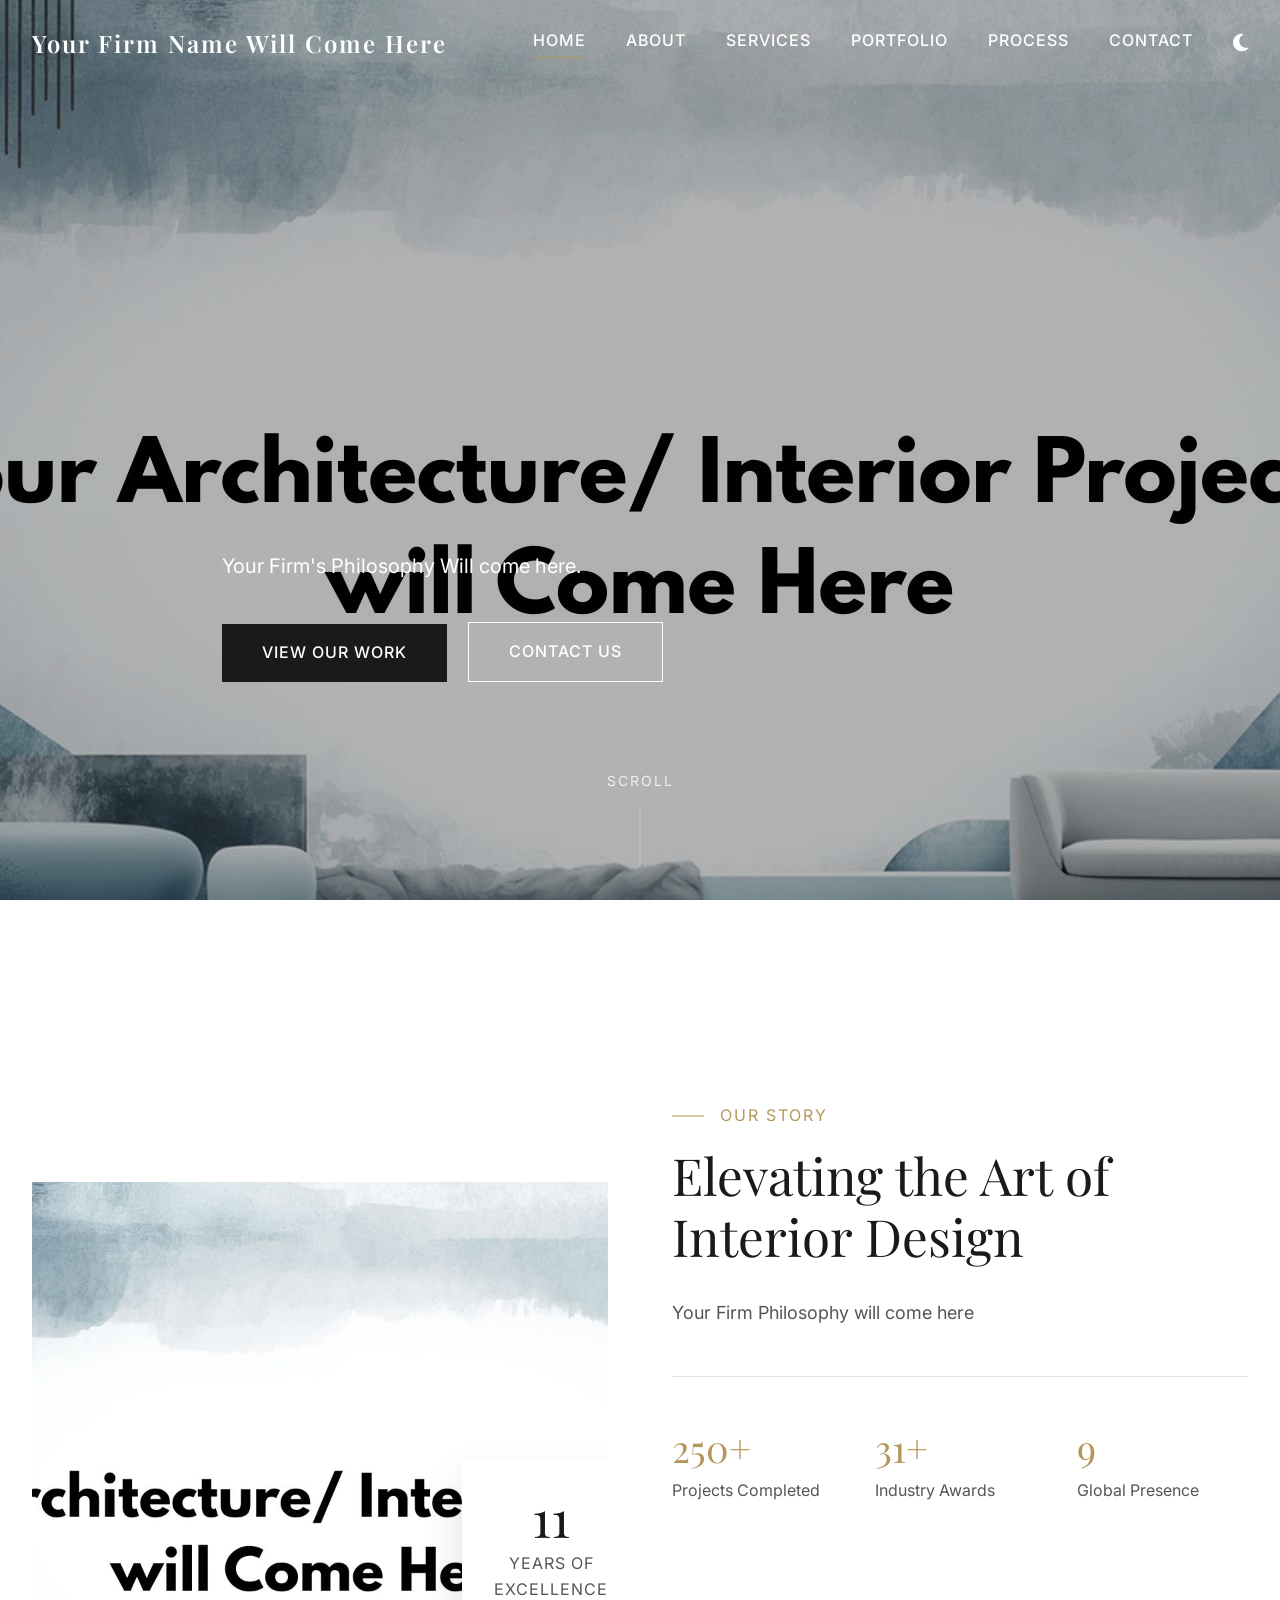
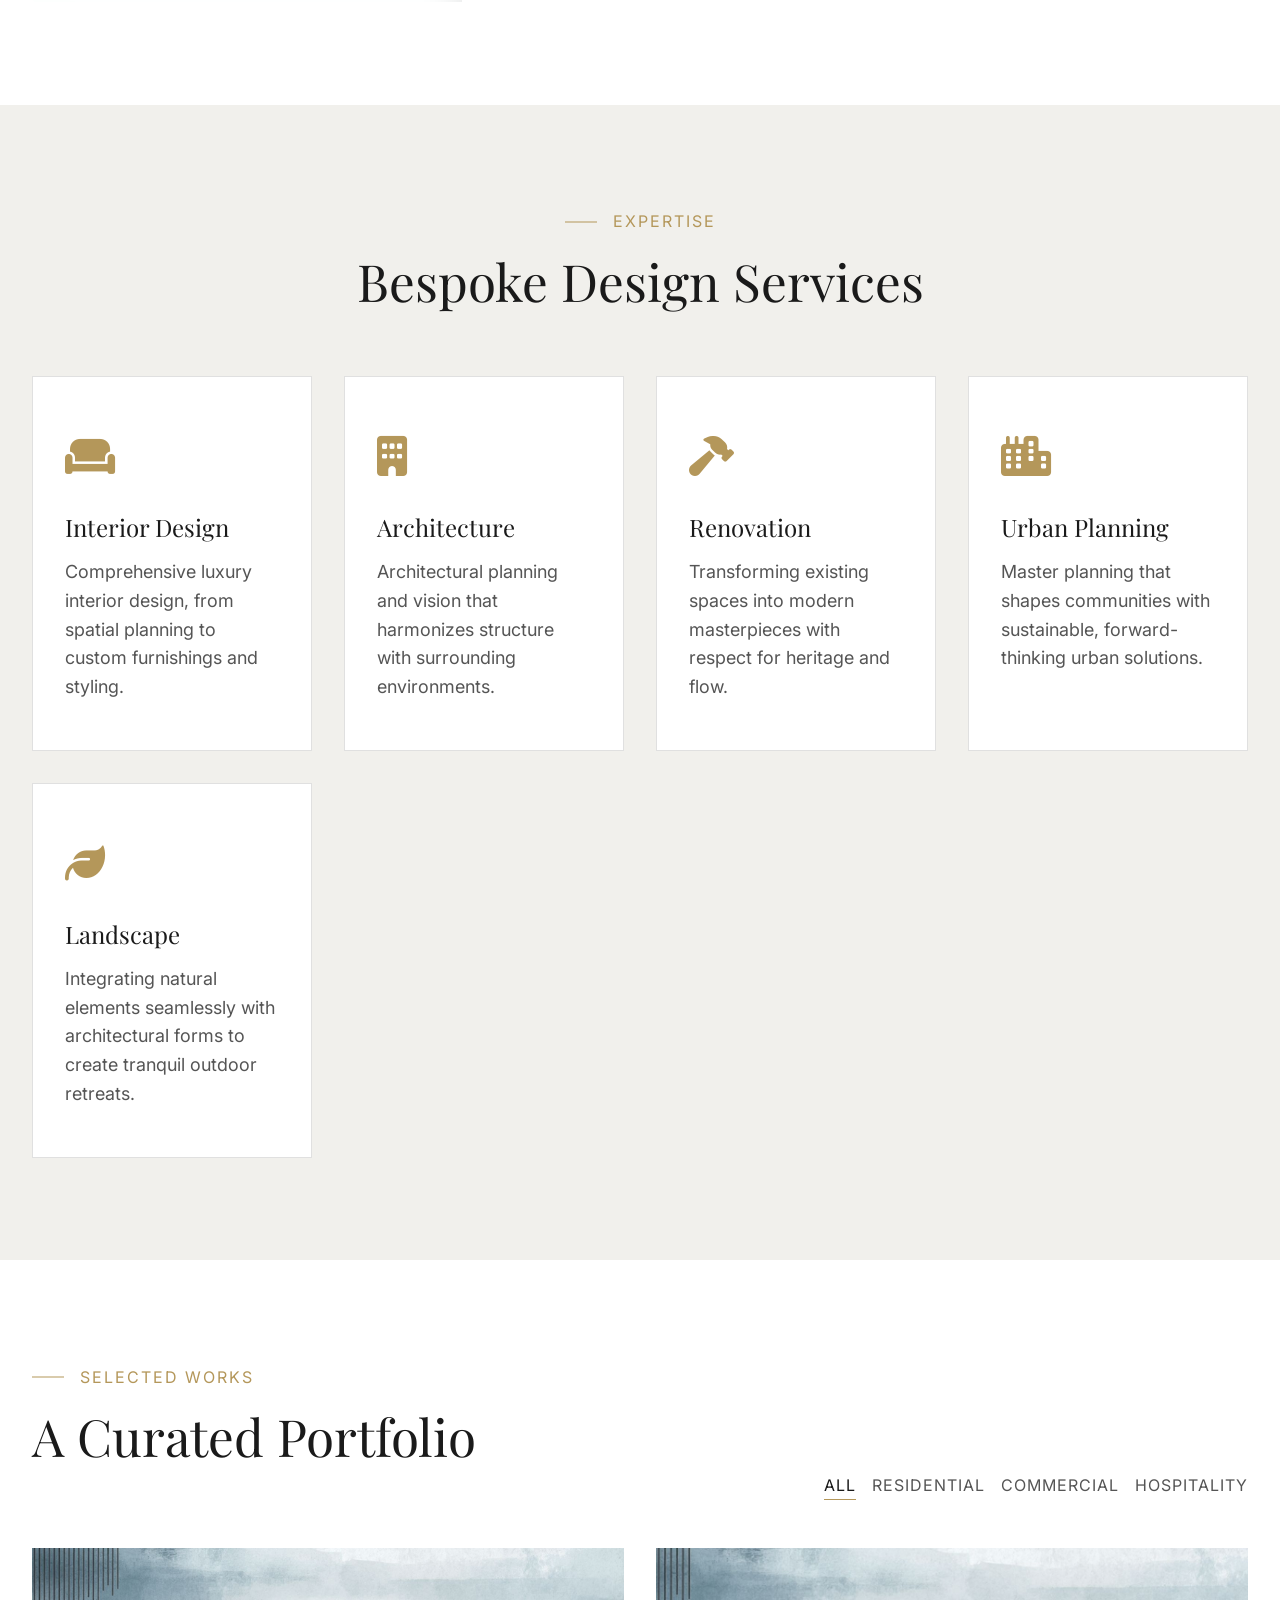
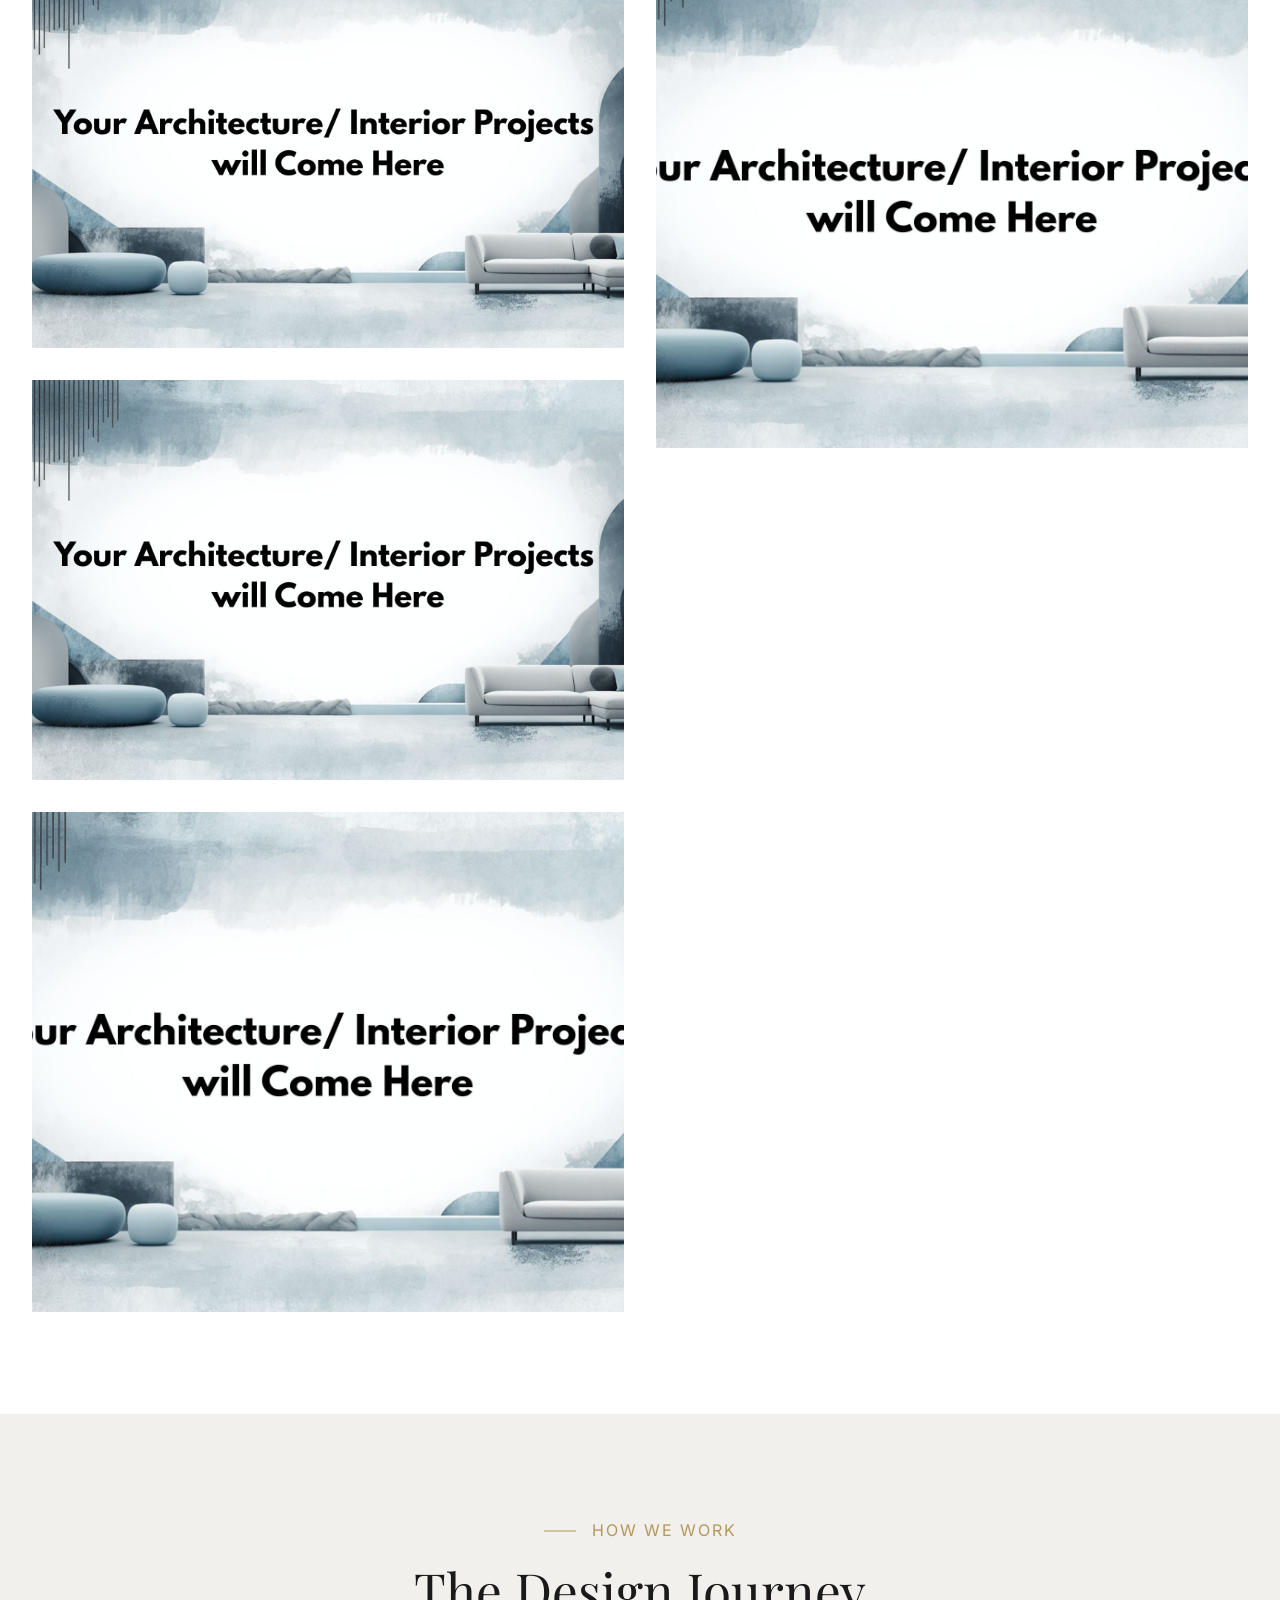
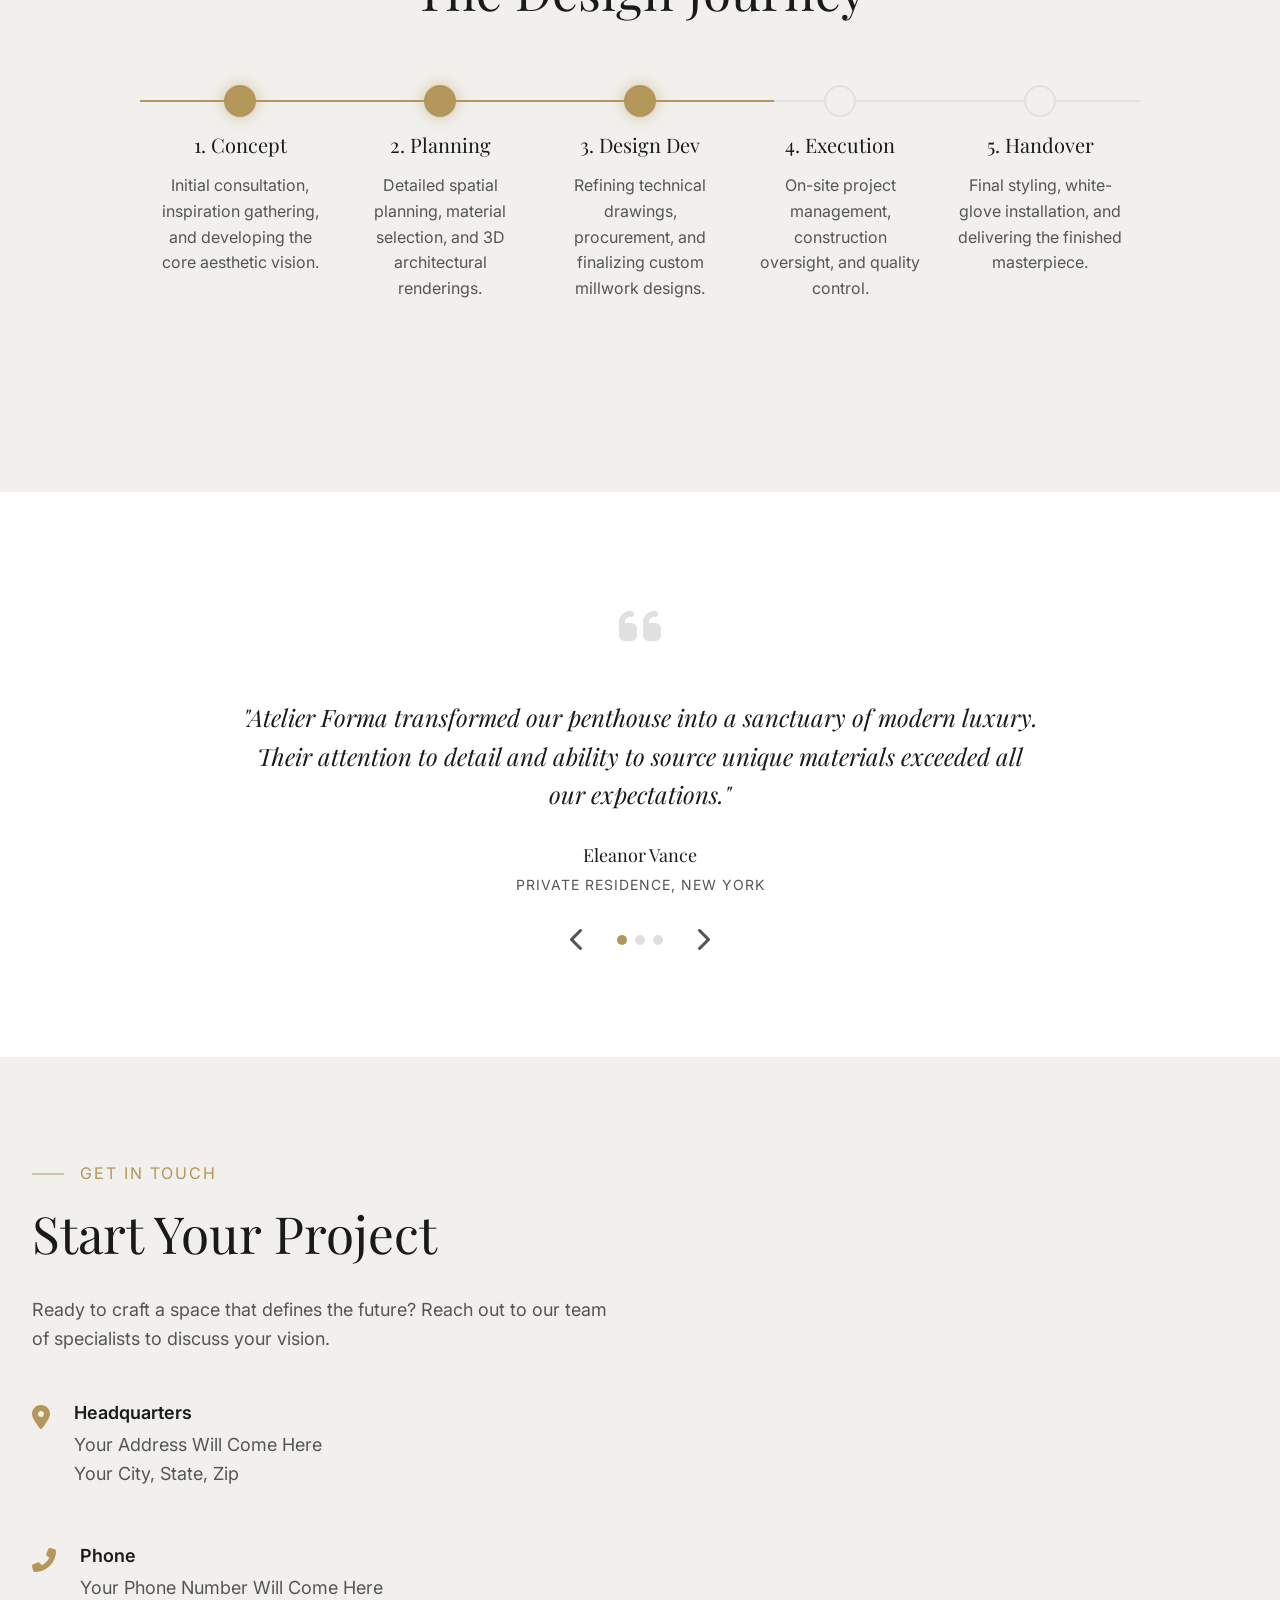
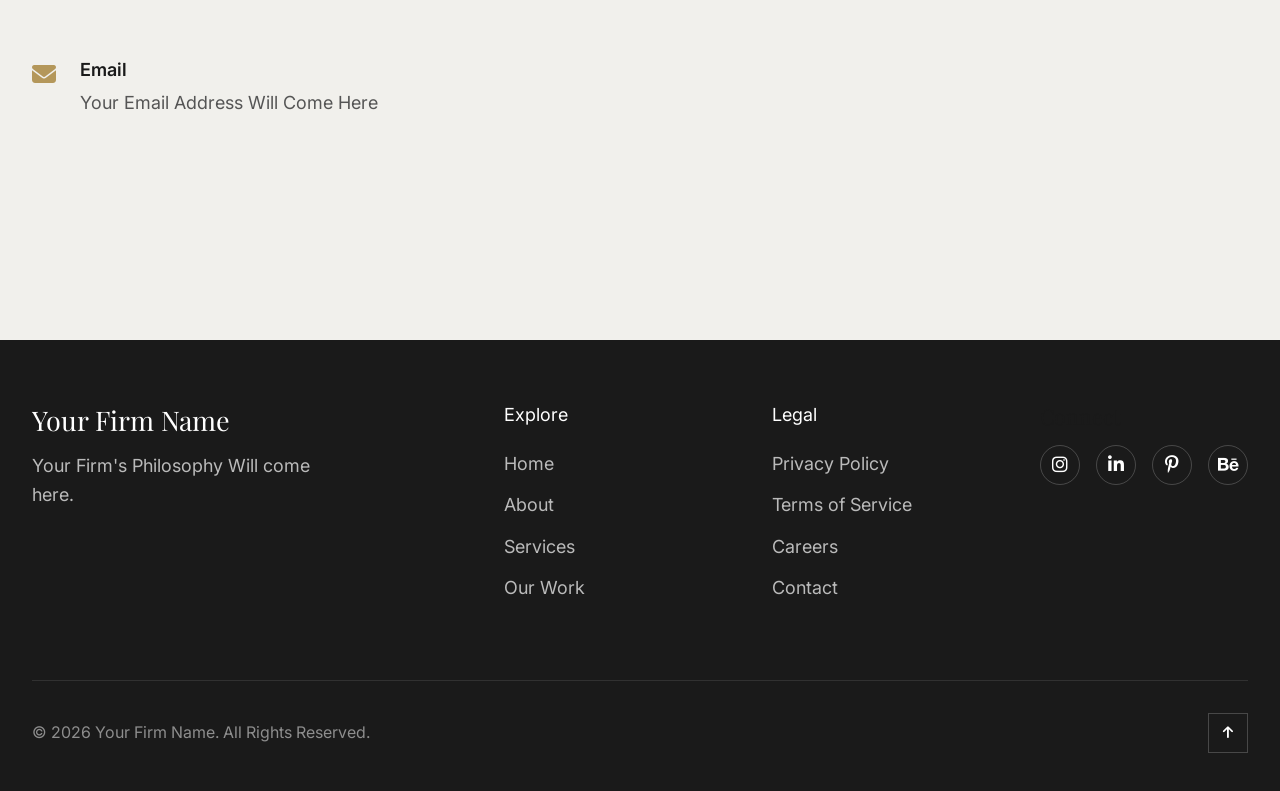
<file: index.html>
<!doctype html>
<html lang="en" data-theme="light">
  <head>
    <meta charset="UTF-8" />
    <meta name="viewport" content="width=device-width, initial-scale=1.0" />
    <title>Atelier Forma | Luxury Interior Studio</title>

    <!-- Google Fonts -->
    <link rel="preconnect" href="https://fonts.googleapis.com" />
    <link rel="preconnect" href="https://fonts.gstatic.com" crossorigin />
    <link
      href="https://fonts.googleapis.com/css2?family=Inter:wght@300;400;500;600&family=Playfair+Display:ital,wght@0,400;0,600;0,700;1,400&display=swap"
      rel="stylesheet"
    />

    <!-- FontAwesome for Icons -->
    <link
      rel="stylesheet"
      href="https://cdnjs.cloudflare.com/ajax/libs/font-awesome/6.4.0/css/all.min.css"
    />

    <!-- Styles -->
    <link rel="stylesheet" href="css/style.css" />
  </head>
  <body>
    <!-- 1. Animated Loading Screen -->
    <div id="loader" class="loader-container">
      <div class="loader-content">
        <h1 class="loader-brand">Your Firm Name Will Come Here</h1>
        <div class="loader-line"></div>
      </div>
    </div>

    <!-- 2. Sticky Navbar -->
    <header id="navbar" class="navbar">
      <div class="container nav-container">
        <a href="#" class="logo">Your Firm Name Will Come Here</a>

        <button class="menu-toggle" aria-label="Toggle Menu">
          <span class="hamburger"></span>
        </button>

        <nav class="nav-links">
          <a href="#home" class="nav-link active">Home</a>
          <a href="#about" class="nav-link">About</a>
          <a href="#services" class="nav-link">Services</a>
          <a href="#portfolio" class="nav-link">Portfolio</a>
          <a href="#process" class="nav-link">Process</a>
          <a href="#contact" class="nav-link">Contact</a>

          <!-- Dark/Light Mode Toggle -->
          <button
            id="theme-toggle"
            class="theme-toggle"
            aria-label="Toggle Dark Mode"
          >
            <i class="fas fa-moon dark-icon"></i>
            <i class="fas fa-sun light-icon"></i>
          </button>
        </nav>
      </div>
    </header>

    <main>
      <!-- 3. Hero Section -->
      <section id="home" class="hero-section">
        <div class="hero-bg parallax-bg"></div>
        <div class="hero-overlay"></div>
        <div class="container hero-content">
          <h1 class="hero-title">
            <span class="reveal-text">Designing</span>
            <span class="reveal-text">Timeless</span>
            <span class="reveal-text">Spaces</span>
          </h1>
          <p class="hero-subtitle reveal-element delay-1">
            Your Firm's Philosophy Will come here.
          </p>
          <div class="hero-actions reveal-element delay-2">
            <a href="#portfolio" class="btn btn-primary ripple"
              >View Our Work</a
            >
            <a href="#contact" class="btn btn-outline ripple">Contact Us</a>
          </div>
        </div>

        <!-- Scroll Indicator -->
        <a href="#about" class="scroll-indicator">
          <span class="scroll-text">Scroll</span>
          <div class="scroll-line"></div>
        </a>
      </section>

      <!-- 4. About Section -->
      <section id="about" class="about-section pt-120 pb-120">
        <div class="container">
          <div class="about-grid">
            <div class="about-image-wrapper reveal-fade-up">
              <div class="about-image parallax-img"></div>
              <div class="experience-badge">
                <span class="badge-num counter" data-target="15">0</span>
                <span class="badge-text">Years of<br />Excellence</span>
              </div>
            </div>
            <div class="about-text-content reveal-fade-right delay-1">
              <span class="section-subtitle">Our Story</span>
              <h2 class="section-title">
                Elevating the Art of Interior Design
              </h2>
              <p>
                Your Firm Philosophy will come here
              </p>
              <p>
              </p>

              <div class="stats-container">
                <div class="stat-item">
                  <h3 class="stat-number">
                    <span class="counter" data-target="250">0</span>+
                  </h3>
                  <p class="stat-label">Projects Completed</p>
                </div>
                <div class="stat-item">
                  <h3 class="stat-number">
                    <span class="counter" data-target="40">0</span>+
                  </h3>
                  <p class="stat-label">Industry Awards</p>
                </div>
                <div class="stat-item">
                  <h3 class="stat-number">
                    <span class="counter" data-target="12">0</span>
                  </h3>
                  <p class="stat-label">Global Presence</p>
                </div>
              </div>
            </div>
          </div>
        </div>
      </section>

      <!-- 5. Services Section -->
      <section id="services" class="services-section pt-120 pb-120 bg-alt">
        <div class="container">
          <div class="section-header text-center reveal-fade-up">
            <span class="section-subtitle">Expertise</span>
            <h2 class="section-title">Bespoke Design Services</h2>
          </div>

          <div class="services-grid">
            <div class="service-card reveal-fade-up">
              <div class="service-icon"><i class="fas fa-couch"></i></div>
              <h3 class="service-title">Interior Design</h3>
              <p class="service-desc">
                Comprehensive luxury interior design, from spatial planning to
                custom furnishings and styling.
              </p>
              <div class="service-hover-glow"></div>
            </div>

            <div class="service-card reveal-fade-up delay-1">
              <div class="service-icon"><i class="fas fa-building"></i></div>
              <h3 class="service-title">Architecture</h3>
              <p class="service-desc">
                Architectural planning and vision that harmonizes structure with
                surrounding environments.
              </p>
              <div class="service-hover-glow"></div>
            </div>

            <div class="service-card reveal-fade-up delay-2">
              <div class="service-icon"><i class="fas fa-hammer"></i></div>
              <h3 class="service-title">Renovation</h3>
              <p class="service-desc">
                Transforming existing spaces into modern masterpieces with
                respect for heritage and flow.
              </p>
              <div class="service-hover-glow"></div>
            </div>

            <div class="service-card reveal-fade-up delay-3">
              <div class="service-icon"><i class="fas fa-city"></i></div>
              <h3 class="service-title">Urban Planning</h3>
              <p class="service-desc">
                Master planning that shapes communities with sustainable,
                forward-thinking urban solutions.
              </p>
              <div class="service-hover-glow"></div>
            </div>

            <div class="service-card reveal-fade-up delay-4">
              <div class="service-icon"><i class="fas fa-leaf"></i></div>
              <h3 class="service-title">Landscape</h3>
              <p class="service-desc">
                Integrating natural elements seamlessly with architectural forms
                to create tranquil outdoor retreats.
              </p>
              <div class="service-hover-glow"></div>
            </div>
          </div>
        </div>
      </section>

      <!-- 6. Portfolio Section -->
      <section id="portfolio" class="portfolio-section pt-120 pb-120">
        <div class="container">
          <div class="section-header reveal-fade-up">
            <div class="header-flex">
              <div>
                <span class="section-subtitle">Selected Works</span>
                <h2 class="section-title">A Curated Portfolio</h2>
              </div>
              <div class="portfolio-filters">
                <button class="filter-btn active" data-filter="all">All</button>
                <button class="filter-btn" data-filter="residential">
                  Residential
                </button>
                <button class="filter-btn" data-filter="commercial">
                  Commercial
                </button>
                <button class="filter-btn" data-filter="hospitality">
                  Hospitality
                </button>
              </div>
            </div>
          </div>

          <div class="portfolio-masonry">
            <!-- Project 1 -->
            <div class="portfolio-item residential reveal-fade-up">
              <div class="portfolio-img-wrapper">
                <div
                  class="portfolio-bg"
                  style="
                    background-image: url('images/firm.jpg');
                  "
                ></div>
                <div class="portfolio-overlay">
                  <div class="portfolio-info">
                    <span class="project-category">Residential</span>
                    <h3 class="project-title">The Azure Penthouse</h3>
                  </div>
                  <button class="view-project-btn">
                    <i class="fas fa-arrow-right"></i>
                  </button>
                </div>
              </div>
            </div>

            <!-- Project 2 -->
            <div class="portfolio-item hospitality reveal-fade-up delay-1">
              <div class="portfolio-img-wrapper">
                <div
                  class="portfolio-bg"
                  style="
                    background-image: url('images/firm.jpg');
                  "
                ></div>
                <div class="portfolio-overlay">
                  <div class="portfolio-info">
                    <span class="project-category">Hospitality</span>
                    <h3 class="project-title">Lumina Hotel Lobby</h3>
                  </div>
                  <button class="view-project-btn">
                    <i class="fas fa-arrow-right"></i>
                  </button>
                </div>
              </div>
            </div>

            <!-- Project 3 -->
            <div class="portfolio-item commercial reveal-fade-up">
              <div class="portfolio-img-wrapper">
                <div
                  class="portfolio-bg"
                  style="
                    background-image: url('images/firm.jpg');
                  "
                ></div>
                <div class="portfolio-overlay">
                  <div class="portfolio-info">
                    <span class="project-category">Commercial</span>
                    <h3 class="project-title">Nexus Tech Headquarters</h3>
                  </div>
                  <button class="view-project-btn">
                    <i class="fas fa-arrow-right"></i>
                  </button>
                </div>
              </div>
            </div>

            <!-- Project 4 -->
            <div class="portfolio-item residential reveal-fade-up delay-1">
              <div class="portfolio-img-wrapper">
                <div
                  class="portfolio-bg"
                  style="
                    background-image: url('images/firm.jpg');
                  "
                ></div>
                <div class="portfolio-overlay">
                  <div class="portfolio-info">
                    <span class="project-category">Residential</span>
                    <h3 class="project-title">Minimalist Haven</h3>
                  </div>
                  <button class="view-project-btn">
                    <i class="fas fa-arrow-right"></i>
                  </button>
                </div>
              </div>
            </div>
          </div>
        </div>
      </section>

      <!-- 7. Process Section -->
      <section id="process" class="process-section pt-120 pb-120 bg-alt">
        <div class="container">
          <div class="section-header text-center reveal-fade-up">
            <span class="section-subtitle">How We Work</span>
            <h2 class="section-title">The Design Journey</h2>
          </div>

          <div class="timeline-container reveal-fade-up">
            <div class="timeline-progress-bar">
              <div class="timeline-progress-fill" id="timeline-fill"></div>
            </div>

            <div class="timeline">
              <div class="timeline-step">
                <div class="step-dot"></div>
                <h3 class="step-title">1. Concept</h3>
                <p class="step-desc">
                  Initial consultation, inspiration gathering, and developing
                  the core aesthetic vision.
                </p>
              </div>

              <div class="timeline-step">
                <div class="step-dot"></div>
                <h3 class="step-title">2. Planning</h3>
                <p class="step-desc">
                  Detailed spatial planning, material selection, and 3D
                  architectural renderings.
                </p>
              </div>

              <div class="timeline-step">
                <div class="step-dot"></div>
                <h3 class="step-title">3. Design Dev</h3>
                <p class="step-desc">
                  Refining technical drawings, procurement, and finalizing
                  custom millwork designs.
                </p>
              </div>

              <div class="timeline-step">
                <div class="step-dot"></div>
                <h3 class="step-title">4. Execution</h3>
                <p class="step-desc">
                  On-site project management, construction oversight, and
                  quality control.
                </p>
              </div>

              <div class="timeline-step">
                <div class="step-dot"></div>
                <h3 class="step-title">5. Handover</h3>
                <p class="step-desc">
                  Final styling, white-glove installation, and delivering the
                  finished masterpiece.
                </p>
              </div>
            </div>
          </div>
        </div>
      </section>

      <!-- 8. Testimonials Section -->
      <section class="testimonials-section pt-120 pb-120">
        <div class="container">
          <div class="testimonial-carousel reveal-fade-up">
            <div class="carousel-track-container">
              <ul class="carousel-track">
                <li class="carousel-slide current-slide">
                  <div class="testimonial-content">
                    <div class="quote-icon">
                      <i class="fas fa-quote-left"></i>
                    </div>
                    <p class="testimonial-text">
                      "Atelier Forma transformed our penthouse into a sanctuary
                      of modern luxury. Their attention to detail and ability to
                      source unique materials exceeded all our expectations."
                    </p>
                    <h4 class="client-name">Eleanor Vance</h4>
                    <span class="client-role">Private Residence, New York</span>
                  </div>
                </li>
                <li class="carousel-slide">
                  <div class="testimonial-content">
                    <div class="quote-icon">
                      <i class="fas fa-quote-left"></i>
                    </div>
                    <p class="testimonial-text">
                      "The visionary design for our flagship boutique perfectly
                      captured our brand identity. The flow and ambiance they
                      created directly impacted our customer experience."
                    </p>
                    <h4 class="client-name">Marcus Sterling</h4>
                    <span class="client-role">CEO, Aurelia Fashion</span>
                  </div>
                </li>
                <li class="carousel-slide">
                  <div class="testimonial-content">
                    <div class="quote-icon">
                      <i class="fas fa-quote-left"></i>
                    </div>
                    <p class="testimonial-text">
                      "Pioneering architecture combined with exquisite interior
                      aesthetics. The team at Atelier Forma are true artists who
                      understand both form and profound function."
                    </p>
                    <h4 class="client-name">Sarah Jenkins</h4>
                    <span class="client-role"
                      >Developer, The Horizon Group</span
                    >
                  </div>
                </li>
              </ul>
            </div>

            <!-- Carousel Controls -->
            <div class="carousel-nav">
              <button class="carousel-button carousel-button-left">
                <i class="fas fa-chevron-left"></i>
              </button>
              <div class="carousel-dots">
                <button class="carousel-dot current-slide"></button>
                <button class="carousel-dot"></button>
                <button class="carousel-dot"></button>
              </div>
              <button class="carousel-button carousel-button-right">
                <i class="fas fa-chevron-right"></i>
              </button>
            </div>
          </div>
        </div>
      </section>

      <!-- 9. Contact Section -->
      <section id="contact" class="contact-section pt-120 pb-120 bg-alt">
        <div class="container">
          <div class="contact-grid">
            <div class="contact-info reveal-fade-right">
              <span class="section-subtitle">Get in Touch</span>
              <h2 class="section-title">Start Your Project</h2>
              <p class="contact-desc">
                Ready to craft a space that defines the future? Reach out to our
                team of specialists to discuss your vision.
              </p>

              <div class="contact-details">
                <div class="contact-item">
                  <i class="fas fa-map-marker-alt"></i>
                  <div>
                    <h4>Headquarters</h4>
                    <p>Your Address Will Come Here<br />Your City, State, Zip</p>
                  </div>
                </div>
                <div class="contact-item">
                  <i class="fas fa-phone-alt"></i>
                  <div>
                    <h4>Phone</h4>
                    <p>Your Phone Number Will Come Here</p>
                  </div>
                </div>
                <div class="contact-item">
                  <i class="fas fa-envelope"></i>
                  <div>
                    <h4>Email</h4>
                    <p>Your Email Address Will Come Here</p>
                  </div>
                </div>
              </div>
            </div>
      </section>
    </main>

    <!-- 10. Footer -->
    <footer class="footer pt-80 pb-40">
      <div class="container">
        <div class="footer-grid">
          <div class="footer-brand">
            <h2>Your Firm Name</h2>
            <p>
              Your Firm's Philosophy Will come here.
            </p>
          </div>

          <div class="footer-links">
            <h3>Explore</h3>
            <ul>
              <li><a href="#home">Home</a></li>
              <li><a href="#about">About</a></li>
              <li><a href="#services">Services</a></li>
              <li><a href="#portfolio">Our Work</a></li>
            </ul>
          </div>

          <div class="footer-links">
            <h3>Legal</h3>
            <ul>
              <li><a href="#">Privacy Policy</a></li>
              <li><a href="#">Terms of Service</a></li>
              <li><a href="#">Careers</a></li>
              <li><a href="#contact">Contact</a></li>
            </ul>
          </div>

          <div class="footer-social">
            <h3>Connect</h3>
            <div class="social-icons">
              <a href="#" aria-label="Instagram"
                ><i class="fab fa-instagram"></i
              ></a>
              <a href="#" aria-label="LinkedIn"
                ><i class="fab fa-linkedin-in"></i
              ></a>
              <a href="#" aria-label="Pinterest"
                ><i class="fab fa-pinterest-p"></i
              ></a>
              <a href="#" aria-label="Behance"
                ><i class="fab fa-behance"></i
              ></a>
            </div>
          </div>
        </div>

        <div class="footer-bottom">
          <p>
            &copy; <span id="year"></span> Your Firm Name. All Rights Reserved.
          </p>
          <button id="backToTop" class="back-to-top" aria-label="Back to Top">
            <i class="fas fa-arrow-up"></i>
          </button>
        </div>
      </div>
    </footer>

    <!-- Scripts -->
    <script src="js/script.js"></script>
  </body>
</html>
</file>
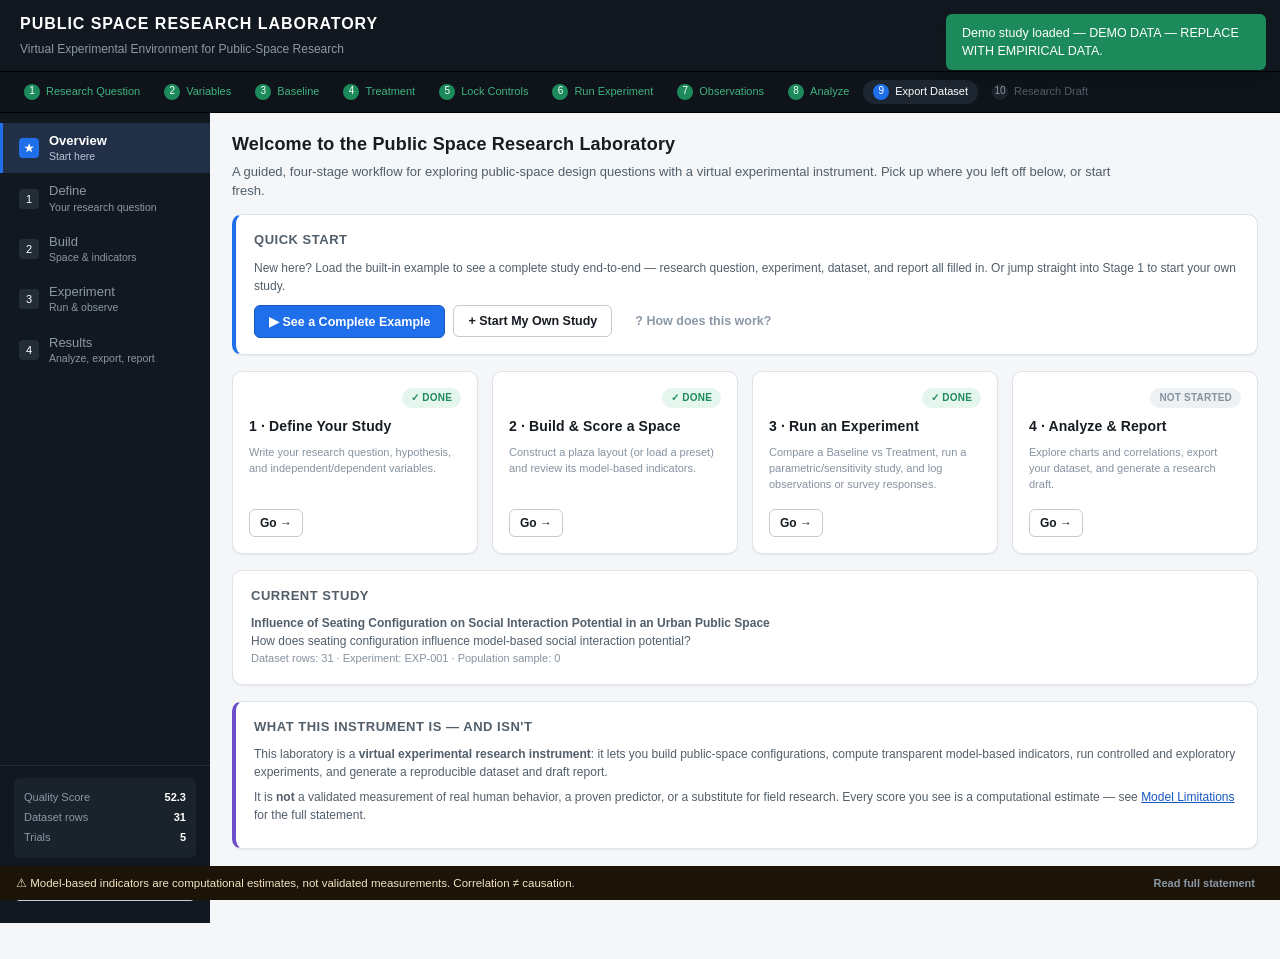
<file: research-lab/index.html>
<!doctype html>
<html lang="en">
<head>
<meta charset="UTF-8" />
<meta name="viewport" content="width=device-width, initial-scale=1.0" />
<title>Public Space Research Laboratory</title>
<meta name="description" content="A virtual experimental research instrument for exploring relationships between public-space design variables and model-based environmental and behavioral indicators." />
<link rel="stylesheet" href="style.css" />
</head>
<body>

<a class="skip-link" href="#main-content">Skip to main content</a>

<header class="app-header" role="banner">
  <div class="header-left">
    <h1 class="app-title">PUBLIC SPACE RESEARCH LABORATORY</h1>
    <p class="app-subtitle">Virtual Experimental Environment for Public-Space Research</p>
  </div>
  <div class="header-right">
    <div class="status-indicator" id="researchStatus" role="status" aria-live="polite">
      <span class="status-dot status-ready" id="statusDot"></span>
      <span id="statusText">READY</span>
    </div>
    <button class="btn btn-ghost" id="btnHelp" aria-label="How to use this instrument">? Guide</button>
    <button class="btn btn-ghost" id="btnMobileNav" aria-label="Toggle navigation menu">☰ Menu</button>
  </div>
</header>

<div class="workflow-bar" id="workflowBar" aria-label="Research workflow progress">
  <div class="workflow-step" data-step="1"><span class="wf-num">1</span><span class="wf-label">Research Question</span></div>
  <div class="workflow-step" data-step="2"><span class="wf-num">2</span><span class="wf-label">Variables</span></div>
  <div class="workflow-step" data-step="3"><span class="wf-num">3</span><span class="wf-label">Baseline</span></div>
  <div class="workflow-step" data-step="4"><span class="wf-num">4</span><span class="wf-label">Treatment</span></div>
  <div class="workflow-step" data-step="5"><span class="wf-num">5</span><span class="wf-label">Lock Controls</span></div>
  <div class="workflow-step" data-step="6"><span class="wf-num">6</span><span class="wf-label">Run Experiment</span></div>
  <div class="workflow-step" data-step="7"><span class="wf-num">7</span><span class="wf-label">Observations</span></div>
  <div class="workflow-step" data-step="8"><span class="wf-num">8</span><span class="wf-label">Analyze</span></div>
  <div class="workflow-step" data-step="9"><span class="wf-num">9</span><span class="wf-label">Export Dataset</span></div>
  <div class="workflow-step" data-step="10"><span class="wf-num">10</span><span class="wf-label">Research Draft</span></div>
</div>

<div class="app-shell">
<nav class="sidebar" id="sidebar" aria-label="Main navigation">
  <button class="nav-item stage-nav-item active" data-stage="overview" aria-current="page">
    <span class="nav-icon">★</span><span class="nav-item-text"><span class="nav-item-title">Overview</span><span class="nav-item-sub">Start here</span></span>
  </button>
  <button class="nav-item stage-nav-item" data-stage="define">
    <span class="nav-icon">1</span><span class="nav-item-text"><span class="nav-item-title">Define</span><span class="nav-item-sub">Your research question</span></span>
  </button>
  <button class="nav-item stage-nav-item" data-stage="build">
    <span class="nav-icon">2</span><span class="nav-item-text"><span class="nav-item-title">Build</span><span class="nav-item-sub">Space &amp; indicators</span></span>
  </button>
  <button class="nav-item stage-nav-item" data-stage="experiment">
    <span class="nav-icon">3</span><span class="nav-item-text"><span class="nav-item-title">Experiment</span><span class="nav-item-sub">Run &amp; observe</span></span>
  </button>
  <button class="nav-item stage-nav-item" data-stage="results">
    <span class="nav-icon">4</span><span class="nav-item-text"><span class="nav-item-title">Results</span><span class="nav-item-sub">Analyze, export, report</span></span>
  </button>

  <div class="sidebar-footer">
    <div class="mini-dashboard" id="miniDashboard">
      <div class="mini-row"><span>Quality Score</span><strong id="miniQuality">--</strong></div>
      <div class="mini-row"><span>Dataset rows</span><strong id="miniRows">0</strong></div>
      <div class="mini-row"><span>Trials</span><strong id="miniTrials">0</strong></div>
    </div>
    <button class="btn btn-block" id="btnProjectMenu">Project ▾</button>
  </div>
</nav>

<main id="main-content" class="content">

<div class="stage-subnav" id="stageSubnav" hidden></div>

<!-- ================= OVERVIEW ================= -->
<section class="panel active" id="panel-overview" aria-labelledby="ov-heading">
  <div class="panel-header">
    <h2 id="ov-heading">Welcome to the Public Space Research Laboratory</h2>
    <p class="panel-desc">A guided, four-stage workflow for exploring public-space design questions with a virtual experimental instrument. Pick up where you left off below, or start fresh.</p>
  </div>

  <div class="card overview-hero">
    <h3>Quick Start</h3>
    <p class="hint">New here? Load the built-in example to see a complete study end-to-end — research question, experiment, dataset, and report all filled in. Or jump straight into Stage 1 to start your own study.</p>
    <div class="action-row">
      <button class="btn btn-primary" id="ovBtnLoadDemo">▶ See a Complete Example</button>
      <button class="btn" id="ovBtnStartNew">+ Start My Own Study</button>
      <button class="btn btn-ghost" id="ovBtnGuide">? How does this work?</button>
    </div>
  </div>

  <div class="stage-grid" id="overviewStageGrid" aria-label="Workflow stages"></div>

  <div class="card">
    <h3>Current Study</h3>
    <div id="overviewStudySummary" class="hint"></div>
  </div>

  <div class="card overview-positioning">
    <h3>What this instrument is — and isn't</h3>
    <p class="hint">This laboratory is a <strong>virtual experimental research instrument</strong>: it lets you build public-space configurations, compute transparent model-based indicators, run controlled and exploratory experiments, and generate a reproducible dataset and draft report.</p>
    <p class="hint">It is <strong>not</strong> a validated measurement of real human behavior, a proven predictor, or a substitute for field research. Every score you see is a computational estimate — see <a href="#panel-report" id="ovLimitationsLink">Model Limitations</a> for the full statement.</p>
  </div>
</section>

<!-- ================= RESEARCH QUESTION ================= -->
<section class="panel" id="panel-research-question" aria-labelledby="rq-heading">
  <div class="panel-header">
    <h2 id="rq-heading">1. Research Question</h2>
    <p class="panel-desc">Define the scope of your inquiry before manipulating the virtual space. This information frames every subsequent module.</p>
  </div>

  <div class="card-grid">
    <div class="card span-2">
      <h3>Study Definition</h3>
      <div class="form-grid">
        <label class="field">
          <span>Research Project Title</span>
          <input type="text" id="studyTitle" placeholder="e.g. Influence of Seating Configuration on Social Interaction Potential" />
        </label>
        <label class="field span-2">
          <span>Research Question</span>
          <textarea id="studyQuestion" rows="2" placeholder="How does seating configuration influence social interaction potential in a public plaza?"></textarea>
        </label>
        <label class="field span-2">
          <span>Research Objective</span>
          <textarea id="studyObjective" rows="2"></textarea>
        </label>
        <label class="field span-2">
          <span>Research Hypothesis</span>
          <textarea id="studyHypothesis" rows="2" placeholder="Clustered seating configurations produce greater social interaction potential than isolated seating configurations."></textarea>
        </label>
        <div class="field span-2">
          <span>Research Type</span>
          <div class="chip-group" id="researchTypeGroup" role="radiogroup" aria-label="Research type">
            <button class="chip" data-value="Exploratory">Exploratory</button>
            <button class="chip" data-value="Experimental">Experimental</button>
            <button class="chip" data-value="Comparative">Comparative</button>
            <button class="chip" data-value="Parametric">Parametric</button>
          </div>
        </div>
        <label class="field">
          <span>Independent Variable</span>
          <input type="text" id="studyIV" placeholder="Seating configuration" />
        </label>
        <label class="field">
          <span>Dependent Variable</span>
          <input type="text" id="studyDV" placeholder="Social interaction potential" />
        </label>
        <label class="field span-2">
          <span>Control Variables</span>
          <input type="text" id="studyControls" placeholder="Space geometry, entrances, vegetation, lighting..." />
        </label>
        <label class="field span-2">
          <span>Study Context</span>
          <textarea id="studyContext" rows="2" placeholder="Urban plaza, temperate climate, weekday afternoon scenario..."></textarea>
        </label>
        <label class="field span-2">
          <span>Researcher Notes</span>
          <textarea id="studyNotes" rows="3"></textarea>
        </label>
      </div>
      <div class="action-row">
        <button class="btn btn-primary" id="btnSaveStudy">Save Study</button>
        <button class="btn" id="btnLoadStudy">Load Study</button>
        <button class="btn btn-danger-outline" id="btnResetStudy">Reset Study</button>
        <button class="btn" id="btnLoadDemoStudy">Load Demo Study</button>
      </div>
    </div>

    <div class="card">
      <h3>Positioning</h3>
      <p class="hint">This laboratory is a <strong>virtual experimental research instrument</strong> for exploring relationships between public-space design variables and model-based environmental and behavioral indicators. It supports exploratory research, parametric studies, scenario comparison, controlled simulation, research-instrument prototyping, and observation / participant-response data collection.</p>
      <p class="hint">It does <strong>not</strong> constitute a peer-reviewed validated instrument, a scientifically proven predictor, or a real-world behavioral simulator.</p>
      <h3>Research Quality Check</h3>
      <div id="qualityCheckList" class="check-list"></div>
      <div class="big-metric"><span id="qualityCompletenessValue">0%</span><span class="big-metric-label">RESEARCH DESIGN COMPLETENESS</span></div>
      <p class="hint small">Note: this measures design <em>completeness</em>, not scientific validity.</p>
    </div>
  </div>
  <div class="next-step-row" data-next-from="research-question">
    <button class="btn btn-primary btn-next-step">Next: Build Your Space →</button>
  </div>
</section>

<!-- ================= SPACE BUILDER ================= -->
<section class="panel" id="panel-space-builder" aria-labelledby="sb-heading">
  <div class="panel-header">
    <h2 id="sb-heading">2. Virtual Public Space Builder</h2>
    <p class="panel-desc">Construct and manipulate the spatial configuration. Drag objects to reposition them. All changes recalculate model-based indicators live.</p>
  </div>

  <div class="toolbar">
    <div class="toolbar-group">
      <label class="mini-field">Preset
        <select id="presetSelect">
          <option value="">— Select preset —</option>
          <option value="open">01 · Open Plaza</option>
          <option value="treelined">02 · Tree-Lined Plaza</option>
          <option value="courtyard">03 · Courtyard Plaza</option>
          <option value="seating">04 · Seating-Centered Plaza</option>
          <option value="commercial">05 · Commercial Edge Plaza</option>
          <option value="park">06 · Park-Like Space</option>
          <option value="highdensity">07 · High-Density Urban Plaza</option>
          <option value="lowdensity">08 · Low-Density Quiet Plaza</option>
          <option value="pedestrian">09 · Pedestrian Plaza</option>
          <option value="custom">10 · Custom</option>
        </select>
      </label>
    </div>
    <div class="toolbar-group" id="addToolGroup">
      <span class="toolbar-label">Add:</span>
      <button class="btn btn-sm" data-add="entrance">Entrance</button>
      <button class="btn btn-sm" data-add="pathway">Pathway</button>
      <button class="btn btn-sm" data-add="seat">Seating</button>
      <button class="btn btn-sm" data-add="tree">Tree</button>
      <button class="btn btn-sm" data-add="shade">Shade</button>
      <button class="btn btn-sm" data-add="light">Light</button>
      <button class="btn btn-sm" data-add="water">Water</button>
      <button class="btn btn-sm" data-add="edge">Active Edge</button>
      <button class="btn btn-sm" data-add="node">Activity Node</button>
      <button class="btn btn-sm" data-add="obstacle">Obstacle</button>
    </div>
    <div class="toolbar-group">
      <button class="btn btn-sm" id="btnUndo" title="Undo">↶ Undo</button>
      <button class="btn btn-sm" id="btnRedo" title="Redo">↷ Redo</button>
      <button class="btn btn-sm" id="btnRandomize" title="Reshuffles objects in the space you're currently editing only">🎲 Randomize This Layout</button>
      <button class="btn btn-sm" id="btnClearSpace">Clear</button>
    </div>
  </div>

  <div class="builder-grid">
    <div class="builder-side">
      <div class="card">
        <h3>Geometry</h3>
        <label class="field-inline"><span>Width (m)</span><input type="number" id="geoWidth" min="10" max="200" value="40"/></label>
        <label class="field-inline"><span>Length (m)</span><input type="number" id="geoLength" min="10" max="200" value="60"/></label>
        <label class="field-inline"><span>Boundary Openness</span><input type="range" id="geoOpenness" min="0" max="100" value="60"/><output>60</output></label>
        <label class="field-inline"><span>Enclosure Level</span><input type="range" id="geoEnclosure" min="0" max="100" value="40"/><output>40</output></label>
      </div>
      <details class="card">
        <summary>Abstract Parameters <span class="hint small">(advanced — click to expand)</span></summary>
        <p class="hint small">Continuous design parameters not represented as discrete objects.</p>
        <label class="field-inline"><span>Path Directness</span><input type="range" id="parPathDirectness" min="0" max="100" value="70"/><output>70</output></label>
        <label class="field-inline"><span>Path Connectivity</span><input type="range" id="parPathConnectivity" min="0" max="100" value="60"/><output>60</output></label>
        <label class="field-inline"><span>Surface Continuity</span><input type="range" id="parSurfaceContinuity" min="0" max="100" value="80"/><output>80</output></label>
        <label class="field-inline"><span>Crossing Complexity</span><input type="range" id="parCrossingComplexity" min="0" max="100" value="30"/><output>30</output></label>
        <label class="field-inline"><span>Visual Obstruction</span><input type="range" id="parVisualObstruction" min="0" max="100" value="20"/><output>20</output></label>
        <label class="field-inline"><span>Blind Spots</span><input type="range" id="parBlindSpots" min="0" max="100" value="15"/><output>15</output></label>
        <label class="field-inline"><span>Noise Level (assumption)</span><input type="range" id="parNoise" min="0" max="100" value="35"/><output>35</output></label>
        <label class="field-inline"><span>Crowding (assumption)</span><input type="range" id="parCrowding" min="0" max="100" value="25"/><output>25</output></label>
        <label class="field-inline"><span>Hardscape Ratio</span><input type="range" id="parHardscape" min="0" max="100" value="55"/><output>55</output></label>
        <label class="field-inline"><span>Lighting Brightness</span><input type="range" id="parBrightness" min="0" max="100" value="60"/><output>60</output></label>
      </details>
      <details class="card">
        <summary>Time Condition <span class="hint small">(scenario assumption)</span></summary>
        <div class="chip-group" id="timeConditionGroup">
          <button class="chip" data-value="Morning">Morning</button>
          <button class="chip active" data-value="Afternoon">Afternoon</button>
          <button class="chip" data-value="Evening">Evening</button>
          <button class="chip" data-value="Night">Night</button>
        </div>
        <p class="hint small">Adjusts lighting / activity / shade weighting assumptions. Labeled as scenario assumption, not sensor data.</p>
      </details>
    </div>

    <div class="builder-canvas-wrap">
      <div class="canvas-toolbar">
        <span class="toolbar-label">Heatmap:</span>
        <select id="heatmapSelect">
          <option value="none">None</option>
          <option value="accessibility">Accessibility</option>
          <option value="visibility">Visibility</option>
          <option value="activity">Activity Potential</option>
          <option value="social">Social Interaction Potential</option>
          <option value="comfort">Comfort Potential</option>
        </select>
        <label class="mini-field">Opacity <input type="range" id="heatmapOpacity" min="0" max="100" value="55"/></label>
        <span class="canvas-note">Model visualization — not field observation.</span>
      </div>
      <div class="canvas-frame">
        <svg id="spaceCanvas" viewBox="0 0 1000 1000" preserveAspectRatio="xMidYMid meet" role="img" aria-label="Virtual public space canvas"></svg>
      </div>
      <p class="hint small">Click an object to select and edit its properties. Drag to move. Delete key removes the selected object.</p>
    </div>

    <div class="builder-side">
      <div class="card" id="propertiesPanel">
        <h3>Object Properties</h3>
        <div id="propertiesContent" class="properties-content">
          <p class="hint">No object selected. Click an object on the canvas, or add one using the toolbar above.</p>
        </div>
      </div>
      <div class="card">
        <h3>Snapshots</h3>
        <div class="action-row">
          <button class="btn btn-sm" id="btnSaveSnapshot">Save Snapshot</button>
        </div>
        <div id="snapshotList" class="mini-list"></div>
      </div>
    </div>
  </div>

  <details class="card population-card">
    <summary>Random Population Generator <span class="hint small">(advanced — for broader sampling)</span> <span class="badge badge-population" title="A population is a batch of independently randomized layouts used as a broader sample for correlation and exploratory research — different from a single Baseline/Treatment pair or a hand-picked Condition.">ⓘ what is a population?</span></summary>
    <p class="hint">Generates a set of independently randomized plaza layouts — same geometry, varied object counts &amp; positions — to use as a <strong>sample population</strong> for exploratory and correlational research. Example research use: "Does tree count correlate with the comfort indicator across a population of layouts?" Every generated layout is added to the Dataset (as <code>observation_type = simulation</code>) and can be cited in your Research Report's Discussion.</p>
    <div class="form-grid">
      <label class="field"><span>Population size (n)</span><input type="number" id="popCount" min="3" max="50" value="12" /></label>
      <label class="field"><span>Random seed</span><input type="number" id="popSeed" value="777" /></label>
    </div>
    <div class="action-row">
      <button class="btn btn-primary" id="btnGeneratePopulation">🧪 Generate Random Population</button>
      <button class="btn btn-danger-outline" id="btnClearPopulation">Clear Population</button>
    </div>
    <div id="populationSummary" class="hint small"></div>
    <div id="populationList" class="mini-list" style="margin-top:8px;"></div>
  </details>

  <div class="next-step-row" data-next-from="space-builder">
    <button class="btn btn-primary btn-next-step">Next: Review Indicators &amp; Scores →</button>
  </div>
</section>

<!-- ================= VARIABLES ================= -->
<section class="panel" id="panel-variables" aria-labelledby="var-heading">
  <div class="panel-header">
    <h2 id="var-heading">3. Variables Laboratory &amp; Public Space Quality Model</h2>
    <p class="panel-desc">Every indicator below is a <strong>composite model-based indicator</strong> calculated transparently from the current space configuration. Use "View Calculation" to inspect formulas, weights, and raw values.</p>
  </div>

  <div class="quality-hero card">
    <div class="quality-score-ring" id="qualityRing">
      <span id="qualityScoreValue">--</span>
      <span class="quality-score-label">PUBLIC SPACE QUALITY<br/>Composite Model-Based Indicator (0–100)</span>
    </div>
    <div class="quality-breakdown" id="qualityBreakdown"></div>
  </div>

  <div class="action-row">
    <button class="btn" id="btnDefaultWeights">Default Weights</button>
    <button class="btn" id="btnCustomWeights">Enable Custom Weights</button>
    <button class="btn" id="btnNormalizeWeights">Normalize Weights</button>
    <button class="btn btn-danger-outline" id="btnResetWeights">Reset Weights</button>
  </div>

  <div id="indicatorCategories" class="indicator-categories"></div>

  <div class="next-step-row" data-next-from="variables">
    <button class="btn btn-primary btn-next-step">Next: Set Up Your Experiment →</button>
  </div>
</section>

<!-- ================= EXPERIMENT ================= -->
<section class="panel" id="panel-experiment" aria-labelledby="exp-heading">
  <div class="panel-header">
    <h2 id="exp-heading">4. Experiment Design</h2>
    <p class="panel-desc">Design controlled, parametric, and multi-condition experiments. Duplicate the baseline, change only the independent variable, and lock control variables.</p>
  </div>

  <div class="tab-strip" id="expTabStrip">
    <button class="tab-btn active" data-exptab="design">Design</button>
    <button class="tab-btn" data-exptab="controlled">Controlled (Baseline / Treatment)</button>
    <button class="tab-btn" data-exptab="parametric">Parametric Study</button>
    <button class="tab-btn" data-exptab="multicondition">Multi-Condition</button>
    <button class="tab-btn" data-exptab="replication">Replication</button>
  </div>

  <div class="exp-tab-panel active" data-exptabpanel="design">
    <div class="card">
      <h3>Experiment Definition</h3>
      <div class="form-grid">
        <label class="field"><span>Experiment ID</span><input type="text" id="expId" readonly /></label>
        <label class="field"><span>Experiment Name</span><input type="text" id="expName" /></label>
        <label class="field span-2"><span>Research Question</span><input type="text" id="expQuestion" /></label>
        <label class="field span-2"><span>Hypothesis</span><input type="text" id="expHypothesis" /></label>
        <label class="field"><span>Independent Variable</span><input type="text" id="expIV" /></label>
        <label class="field"><span>Dependent Variable</span><input type="text" id="expDV" /></label>
        <label class="field span-2"><span>Control Variables</span><input type="text" id="expControls" /></label>
        <label class="field"><span>Number of Trials</span><input type="number" id="expTrials" min="1" max="50" value="5" /></label>
        <label class="field"><span>Replication Count</span><input type="number" id="expReplication" min="1" max="20" value="3" /></label>
        <label class="field"><span>Randomization Seed</span><input type="number" id="expSeed" value="12345" /></label>
        <label class="field span-2"><span>Notes</span><textarea id="expNotes" rows="2"></textarea></label>
      </div>
      <div class="action-row">
        <button class="btn btn-primary" id="btnCreateExperiment">Create / Update Experiment</button>
        <button class="btn" id="btnLoadDemoExperiment">Load Demo Experiment</button>
      </div>
    </div>
    <div class="card">
      <h3>Experiment List</h3>
      <div id="experimentList" class="mini-list"></div>
    </div>
  </div>

  <div class="exp-tab-panel" data-exptabpanel="controlled">
    <div class="card">
      <div class="action-row">
        <button class="btn btn-primary" id="btnSetBaseline">Set Current Space as BASELINE</button>
        <button class="btn" id="btnDuplicateToTreatment">Duplicate Baseline → Treatment</button>
        <button class="btn" id="btnLockControls">🔒 Lock Control Variables</button>
        <span id="lockIndicator" class="lock-indicator">UNLOCKED</span>
      </div>
      <p class="hint small">Workflow: set the baseline, duplicate it to treatment, then edit <em>only</em> the independent variable in the Treatment workspace. Locked control variables will warn you if changed.</p>
    </div>
    <div class="side-by-side">
      <div class="card">
        <h3>Baseline</h3>
        <div id="baselineSummary" class="condition-summary">No baseline set.</div>
      </div>
      <div class="card">
        <h3>Treatment</h3>
        <div id="treatmentSummary" class="condition-summary">No treatment set.</div>
        <button class="btn btn-sm" id="btnEditTreatment">Edit Treatment in Space Builder</button>
      </div>
    </div>
    <div class="card">
      <h3>Run Controlled Experiment</h3>
      <div class="action-row">
        <button class="btn btn-primary" id="btnRunControlled">Run Baseline vs Treatment</button>
      </div>
      <div id="controlledResults"></div>
    </div>
  </div>

  <div class="exp-tab-panel" data-exptabpanel="parametric">
    <div class="card">
      <h3>Parametric Study</h3>
      <div class="form-grid">
        <label class="field"><span>Independent Variable</span>
          <select id="paramVariable">
            <option value="treeCount">Tree Count</option>
            <option value="seatCount">Seating Count</option>
            <option value="entranceCount">Entrance Count</option>
            <option value="lightCount">Lighting Count</option>
            <option value="parPathDirectness">Path Directness</option>
            <option value="parHardscape">Hardscape Ratio</option>
          </select>
        </label>
        <label class="field"><span>Levels (comma-separated)</span><input type="text" id="paramLevels" value="0,2,4,6,8,10" /></label>
      </div>
      <div class="action-row">
        <button class="btn btn-primary" id="btnRunParametric">Run Parametric Study</button>
      </div>
      <div id="paramResultsTable"></div>
      <div class="chart-wrap"><svg id="paramChart" viewBox="0 0 600 300"></svg></div>
    </div>

    <div class="card">
      <h3>Sensitivity Analysis</h3>
      <div class="form-grid">
        <label class="field"><span>Independent Variable</span>
          <select id="sensVariable">
            <option value="treeCount">Tree Count</option>
            <option value="seatCount">Seating Count</option>
            <option value="entranceCount">Entrance Count</option>
            <option value="lightCount">Lighting Count</option>
          </select>
        </label>
        <label class="field"><span>Dependent Indicator</span>
          <select id="sensIndicator">
            <option value="comfort">Environmental Comfort Index</option>
            <option value="social">Social Interaction Potential</option>
            <option value="accessibility">Accessibility Index</option>
            <option value="quality">Public Space Quality Score</option>
          </select>
        </label>
      </div>
      <div class="action-row"><button class="btn btn-primary" id="btnRunSensitivity">Run Sensitivity Analysis</button></div>
      <div id="sensResultsTable"></div>
      <div class="chart-wrap"><svg id="sensChart" viewBox="0 0 600 300"></svg></div>
      <p class="hint" id="sensInterpretation"></p>
    </div>
  </div>

  <div class="exp-tab-panel" data-exptabpanel="multicondition">
    <div class="card">
      <h3>Multi-Condition Experiment (up to 10 conditions)</h3>
      <div class="action-row">
        <button class="btn btn-primary" id="btnAddCondition">+ Add Condition from Current Space</button>
      </div>
      <div id="conditionList" class="mini-list"></div>
      <div class="chart-wrap"><svg id="conditionChart" viewBox="0 0 600 320"></svg></div>
      <div id="conditionComparisonTable"></div>
    </div>
  </div>

  <div class="exp-tab-panel" data-exptabpanel="replication">
    <div class="card">
      <h3>Stochastic Simulation</h3>
      <label class="field-inline"><span>Enable randomized model variation</span>
        <input type="checkbox" id="stochasticToggle" />
      </label>
      <label class="field-inline"><span>Variation Level</span>
        <select id="stochasticLevel">
          <option value="0">0%</option>
          <option value="1">1%</option>
          <option value="5" selected>5%</option>
          <option value="10">10%</option>
        </select>
      </label>
      <p class="hint small">"Randomized model variation" is a synthetic noise term applied to computed indicators. It does not represent measured human behavioral variability.</p>
      <div class="action-row">
        <button class="btn btn-primary" id="btnRunTrials">Run Replication Trials</button>
      </div>
      <div id="replicationTable"></div>
    </div>
  </div>

  <div class="next-step-row" data-next-from="experiment">
    <button class="btn btn-primary btn-next-step">Next: Log Observations (optional) →</button>
  </div>
</section>

<!-- ================= OBSERVATIONS ================= -->
<section class="panel" id="panel-observations" aria-labelledby="obs-heading">
  <div class="panel-header">
    <h2 id="obs-heading">5. Observations &amp; Participant Responses</h2>
    <p class="panel-desc">Record researcher-entered field observations and participant survey responses. These are distinct from simulated indicators.</p>
  </div>

  <div class="tab-strip">
    <button class="tab-btn active" data-obstab="observation">Observation Sheet</button>
    <button class="tab-btn" data-obstab="participant">Participant Responses</button>
  </div>

  <div class="obs-tab-panel active" data-obstabpanel="observation">
    <div class="card">
      <h3>New Observation <span class="badge badge-empirical">Researcher-entered observation</span></h3>
      <div class="form-grid">
        <label class="field"><span>Location</span><input type="text" id="obsLocation" placeholder="e.g. North seating cluster" /></label>
        <label class="field"><span>Condition</span><input type="text" id="obsCondition" placeholder="e.g. Baseline / Treatment A" /></label>
        <label class="field"><span>Pedestrian Count</span><input type="number" id="obsPedestrians" min="0" /></label>
        <label class="field"><span>Seated People</span><input type="number" id="obsSeated" min="0" /></label>
        <label class="field"><span>Standing People</span><input type="number" id="obsStanding" min="0" /></label>
        <label class="field"><span>Walking People</span><input type="number" id="obsWalking" min="0" /></label>
        <label class="field"><span>Groups</span><input type="number" id="obsGroups" min="0" /></label>
        <label class="field"><span>Solo Users</span><input type="number" id="obsSolo" min="0" /></label>
        <label class="field"><span>Interactions Observed</span><input type="number" id="obsInteractions" min="0" /></label>
        <label class="field"><span>Avg. Duration of Stay (min)</span><input type="number" id="obsDuration" min="0" /></label>
        <label class="field span-2"><span>Observed Activities</span><input type="text" id="obsActivities" placeholder="Comma-separated" /></label>
        <label class="field"><span>Conflicts Observed</span><input type="number" id="obsConflicts" min="0" /></label>
        <label class="field"><span>Noise Perception (1–5)</span><input type="number" id="obsNoise" min="1" max="5" /></label>
        <label class="field"><span>Comfort Rating (1–5)</span><input type="number" id="obsComfort" min="1" max="5" /></label>
        <label class="field"><span>Safety Perception (1–5)</span><input type="number" id="obsSafety" min="1" max="5" /></label>
        <label class="field span-2"><span>Accessibility Problems</span><input type="text" id="obsAccessProblems" /></label>
        <label class="field span-2"><span>Notes</span><textarea id="obsNotes" rows="2"></textarea></label>
      </div>
      <div class="action-row">
        <button class="btn btn-primary" id="btnAddObservation">Record Observation</button>
      </div>
    </div>
    <div class="card">
      <h3>Observation Log</h3>
      <div class="table-scroll"><table id="observationTable"><thead></thead><tbody></tbody></table></div>
    </div>
  </div>

  <div class="obs-tab-panel" data-obstabpanel="participant">
    <div class="card">
      <h3>Questionnaire <span class="badge badge-participant">Participant-reported response</span></h3>
      <p class="hint small">Likert scale 1 (Strongly disagree) – 5 (Strongly agree). No personally identifiable information is collected — participants are recorded by anonymous ID only (e.g. P001).</p>
      <div id="questionList" class="mini-list"></div>
      <div class="action-row">
        <input type="text" id="newQuestionText" placeholder="Add a custom Likert question..." class="grow-input"/>
        <button class="btn btn-sm" id="btnAddQuestion">Add Question</button>
      </div>
    </div>
    <div class="card">
      <h3>Record Response</h3>
      <div class="form-grid">
        <label class="field"><span>Participant ID</span><input type="text" id="participantId" readonly /></label>
        <label class="field"><span>Condition</span><input type="text" id="participantCondition" placeholder="Baseline / Treatment A" /></label>
      </div>
      <div id="likertForm"></div>
      <div class="action-row">
        <button class="btn btn-primary" id="btnSubmitResponse">Submit Response</button>
      </div>
    </div>
    <div class="card">
      <h3>Response Summary</h3>
      <div id="responseSummary"></div>
    </div>
  </div>

  <div class="next-step-row" data-next-from="observations">
    <button class="btn btn-primary btn-next-step">Next: Analyze Results →</button>
  </div>
</section>

<!-- ================= ANALYSIS ================= -->
<section class="panel" id="panel-analysis" aria-labelledby="ana-heading">
  <div class="panel-header">
    <h2 id="ana-heading">6. Data Analysis Dashboard</h2>
    <p class="panel-desc">Descriptive statistics, comparison, correlation and effect-size tools computed from your collected/model data.</p>
  </div>

  <div class="card causality-warning">
    <strong>CAUTION:</strong> Results here arise substantially from the computational model and researcher-entered data. They do not by themselves establish causality, and should not be interpreted as empirical evidence of real-world human behavior without independent validation.
  </div>

  <div class="tab-strip">
    <button class="tab-btn active" data-anatab="descriptive">Descriptive Charts</button>
    <button class="tab-btn" data-anatab="comparison">Scenario Comparison</button>
    <button class="tab-btn" data-anatab="correlation">Correlation Explorer</button>
    <button class="tab-btn" data-anatab="matrix">Comparison Matrix</button>
  </div>

  <div class="ana-tab-panel active" data-anatabpanel="descriptive">
    <div class="card">
      <h3>Select dataset field</h3>
      <div class="form-grid">
        <label class="field"><span>Numeric field</span>
          <select id="descField"></select>
        </label>
        <label class="field"><span>Chart type</span>
          <select id="descChartType">
            <option value="bar">Bar Chart</option>
            <option value="histogram">Histogram</option>
            <option value="box">Distribution (box-style)</option>
          </select>
        </label>
      </div>
    </div>
    <div class="card">
      <h3>Chart</h3>
      <div class="chart-wrap"><svg id="descChart" viewBox="0 0 700 320"></svg></div>
      <div id="descStats" class="stats-grid"></div>
    </div>
    <div class="card">
      <h3>Radar — Indicator Profile</h3>
      <div class="chart-wrap"><svg id="radarChart" viewBox="0 0 400 400"></svg></div>
    </div>
  </div>

  <div class="ana-tab-panel" data-anatabpanel="comparison">
    <div class="card">
      <h3>Scenario A vs Scenario B</h3>
      <div class="form-grid">
        <label class="field"><span>Scenario A (snapshot/condition)</span><select id="scenarioA"></select></label>
        <label class="field"><span>Scenario B (snapshot/condition)</span><select id="scenarioB"></select></label>
      </div>
      <div class="action-row"><button class="btn btn-primary" id="btnCompareScenarios">Compare</button></div>
      <div id="scenarioCompareResult"></div>
    </div>
  </div>

  <div class="ana-tab-panel" data-anatabpanel="correlation">
    <div class="card">
      <h3>Correlation Explorer</h3>
      <p class="hint small">Sample units are drawn from Baseline, Treatment, named Conditions, Snapshots, and any generated <strong>Population</strong> layouts (Space Builder) — the larger and more varied your population, the more meaningful the correlation.</p>
      <div class="form-grid">
        <label class="field"><span>Variable X</span><select id="corrX"></select></label>
        <label class="field"><span>Variable Y</span><select id="corrY"></select></label>
      </div>
      <div class="action-row"><button class="btn btn-primary" id="btnRunCorrelation">Compute Correlation</button></div>
      <div id="corrResult"></div>
      <div class="chart-wrap"><svg id="scatterChart" viewBox="0 0 500 400"></svg></div>
      <p class="hint">Correlation in simulated/model-generated data does not establish real-world causation.</p>
    </div>
  </div>

  <div class="ana-tab-panel" data-anatabpanel="matrix">
    <div class="card">
      <h3>Research Comparison Matrix</h3>
      <div id="comparisonMatrixTable"></div>
    </div>
  </div>

  <div class="next-step-row" data-next-from="analysis">
    <button class="btn btn-primary btn-next-step">Next: Export Your Dataset →</button>
  </div>
</section>

<!-- ================= DATASET ================= -->
<section class="panel" id="panel-dataset" aria-labelledby="ds-heading">
  <div class="panel-header">
    <h2 id="ds-heading">7. Dataset Management</h2>
    <p class="panel-desc">All trial results, observations, and participant responses consolidated into one reproducible dataset table.</p>
  </div>

  <div class="card">
    <div class="toolbar">
      <input type="text" id="datasetSearch" placeholder="Search dataset..." class="grow-input" />
      <select id="datasetFilterType">
        <option value="">All observation types</option>
        <option value="simulation">Simulation</option>
        <option value="observation">Field Observation</option>
        <option value="participant">Participant Response</option>
      </select>
      <select id="datasetSort">
        <option value="timestamp">Sort: Timestamp</option>
        <option value="condition">Sort: Condition</option>
        <option value="dependent_value">Sort: Dependent Value</option>
      </select>
      <button class="btn btn-sm" id="btnAddDatasetRow">+ Add Row</button>
      <button class="btn btn-sm btn-danger-outline" id="btnClearDataset">Clear Data</button>
    </div>
    <div class="table-scroll"><table id="datasetTable"><thead></thead><tbody></tbody></table></div>
    <div class="action-row">
      <button class="btn btn-primary" id="btnExportCSV">Export CSV</button>
      <button class="btn" id="btnExportJSON">Export JSON</button>
      <button class="btn" id="btnExportLog">Export Experiment Log</button>
      <span class="hint small">CSV columns are formatted for Excel, SPSS, R, Python, JASP, and Jamovi.</span>
    </div>
  </div>

  <div class="card">
    <h3>Experiment Log</h3>
    <div class="table-scroll"><table id="logTable"><thead><tr><th>Time</th><th>Action</th><th>Variable</th><th>Old</th><th>New</th><th>Experiment</th></tr></thead><tbody></tbody></table></div>
  </div>

  <div class="card">
    <h3>Project Management</h3>
    <div class="action-row">
      <button class="btn" id="btnNewStudy">New Study</button>
      <button class="btn" id="btnExportProject">Export All Project Data</button>
      <button class="btn" id="btnImportProject">Import Project Data</button>
      <input type="file" id="importFileInput" accept="application/json" hidden />
      <button class="btn btn-danger-outline" id="btnResetProject">Reset Project</button>
    </div>
  </div>

  <div class="next-step-row" data-next-from="dataset">
    <button class="btn btn-primary btn-next-step">Next: Generate Research Report →</button>
  </div>
</section>

<!-- ================= REPORT ================= -->
<section class="panel" id="panel-report" aria-labelledby="rep-heading">
  <div class="panel-header">
    <h2 id="rep-heading">8. Research Report &amp; Reproducibility</h2>
    <p class="panel-desc">Generate a structured research draft and reproducibility manifest from your study data.</p>
  </div>

  <div class="tab-strip">
    <button class="tab-btn active" data-reptab="summary">Research Summary</button>
    <button class="tab-btn" data-reptab="paper">Research Paper Builder</button>
    <button class="tab-btn" data-reptab="reproducibility">Reproducibility</button>
    <button class="tab-btn" data-reptab="dashboard">Final Dashboard</button>
  </div>

  <div class="rep-tab-panel active" data-reptabpanel="summary">
    <div class="card">
      <div class="action-row">
        <button class="btn btn-primary" id="btnGenerateSummary">Generate Research Summary</button>
        <button class="btn" id="btnCopySummary">Copy</button>
        <button class="btn" id="btnDownloadSummary">Download</button>
      </div>
      <pre id="summaryOutput" class="report-output"></pre>
    </div>
  </div>

  <div class="rep-tab-panel" data-reptabpanel="paper">
    <div class="card">
      <p class="hint">Generates a structured research draft requiring researcher verification, empirical validation, and appropriate citation. It does not automatically generate a publishable paper.</p>
      <div class="action-row">
        <button class="btn btn-primary" id="btnGeneratePaper">Generate Paper Draft</button>
        <button class="btn" id="btnCopyPaper">Copy Report</button>
        <button class="btn" id="btnDownloadPaper">Download Report</button>
      </div>
      <pre id="paperOutput" class="report-output"></pre>
    </div>
  </div>

  <div class="rep-tab-panel" data-reptabpanel="reproducibility">
    <div class="card">
      <div id="reproPanel"></div>
      <div class="action-row">
        <button class="btn btn-primary" id="btnExportConfig">Export Experiment Configuration</button>
      </div>
    </div>
  </div>

  <div class="rep-tab-panel" data-reptabpanel="dashboard">
    <div class="card" id="finalDashboard"></div>
  </div>

  <div class="card model-limitations" id="modelLimitations">
    <h3>Model Limitations &amp; Assumptions <span class="badge badge-warning">Always read this</span></h3>
    <ul>
      <li>This laboratory is a computational research prototype.</li>
      <li>Model-based indicators are not substitutes for field measurements.</li>
      <li>Simulated behavior is not equivalent to observed human behavior.</li>
      <li>Results depend on model assumptions and weighting.</li>
      <li>Empirical validation is required before treating indicators as validated measurements.</li>
      <li>Correlation does not establish causation.</li>
      <li>Composite scores should be interpreted in relation to their component variables.</li>
    </ul>
  </div>

  <div class="next-step-row" data-next-from="report">
    <button class="btn btn-primary btn-next-step">✓ Back to Overview</button>
  </div>
</section>

</main>
</div>

<!-- Model Limitations persistent footer strip -->
<div class="limitations-strip" id="limitationsStrip">
  <span>⚠ Model-based indicators are computational estimates, not validated measurements. Correlation ≠ causation.</span>
  <button id="btnJumpLimitations" class="btn btn-ghost btn-xs">Read full statement</button>
</div>

<!-- Modal: View Calculation -->
<div class="modal-overlay" id="calcModalOverlay" hidden>
  <div class="modal" role="dialog" aria-modal="true" aria-labelledby="calcModalTitle">
    <div class="modal-header">
      <h3 id="calcModalTitle">Calculation Detail</h3>
      <button class="btn btn-ghost btn-xs" id="btnCloseCalcModal" aria-label="Close">✕</button>
    </div>
    <div class="modal-body" id="calcModalBody"></div>
  </div>
</div>

<!-- Modal: Help / Guide -->
<div class="modal-overlay" id="helpModalOverlay" hidden>
  <div class="modal" role="dialog" aria-modal="true" aria-labelledby="helpModalTitle">
    <div class="modal-header">
      <h3 id="helpModalTitle">Instrument Guide</h3>
      <button class="btn btn-ghost btn-xs" id="btnCloseHelpModal" aria-label="Close">✕</button>
    </div>
    <div class="modal-body">
      <ol class="guide-list">
        <li><strong>Research Question</strong> — define your study, IV/DV, hypothesis.</li>
        <li><strong>Space Builder</strong> — configure the plaza, or load a preset. Set as Baseline.</li>
        <li><strong>Experiment → Controlled</strong> — duplicate to Treatment, change only the IV, lock controls, run.</li>
        <li><strong>Observations</strong> — log researcher observations and/or participant Likert responses.</li>
        <li><strong>Analysis</strong> — inspect charts, correlation, comparison matrix.</li>
        <li><strong>Dataset</strong> — review, edit, export CSV/JSON.</li>
        <li><strong>Research Report</strong> — generate a draft summary, paper outline, and reproducibility manifest.</li>
      </ol>
      <h3 style="margin-top:16px;">Key Concepts (Glossary)</h3>
      <dl class="glossary">
        <dt>Model-based indicator</dt>
        <dd>A computed 0–100 score from a transparent, inspectable formula (see any "View Calculation" button). It estimates modeled potential under stated assumptions — not a measured real-world value.</dd>
        <dt>Baseline / Treatment</dt>
        <dd>A controlled-experiment pair. Treatment starts as an exact copy of Baseline; you then change only the independent variable, so any difference in indicators can be attributed to that one change.</dd>
        <dt>Locked control variables</dt>
        <dd>Variables you've committed to keep identical between Baseline and Treatment (e.g. geometry, entrances, lighting) so they can't confound the comparison.</dd>
        <dt>Trial</dt>
        <dd>One computed run of an indicator for a condition. In deterministic mode, repeated trials of the same condition give identical values — enable "stochastic simulation" (Experiment → Replication) to add synthetic trial-to-trial variation.</dd>
        <dt>Replication</dt>
        <dd>How many trials are run per condition in a controlled experiment. More replication gives sturdier descriptive statistics (mean, SD) for each condition.</dd>
        <dt>Condition</dt>
        <dd>One named, hand-built space configuration you want to compare against others (Experiment → Multi-Condition, up to 10).</dd>
        <dt>Population</dt>
        <dd>A larger batch (e.g. 10–50) of independently randomized layouts (Space Builder → Random Population Generator), used as a broader sample for correlation and exploratory analysis rather than a single hand-picked comparison.</dd>
        <dt>Effect size (SMD)</dt>
        <dd>Standardized mean difference between two conditions' trial values. It needs variance to be computable — either stochastic simulation or several distinct trial values.</dd>
        <dt>Correlation vs. causation</dt>
        <dd>A Pearson <em>r</em> describes an association within this simulated/model-generated dataset only. It never, by itself, proves that one variable causes another.</dd>
      </dl>
    </div>
  </div>
</div>

<div id="toastContainer" class="toast-container" aria-live="polite"></div>

<script src="script.js"></script>
</body>
</html>
</file>
<file: css/style.css>
/* ==========================================================================
   CSS Variables & Theming
   ========================================================================== */

:root[data-theme="light"] {
  --bg-primary: #ffffff;
  --bg-secondary: #f8f8f8;
  --bg-alt: #f1f0ec;
  --text-primary: #1a1a1a;
  --text-secondary: #555555;
  --accent: #b4975a; /* Warm Gold / Beige */
  --accent-dark: #8c7340;
  --border-color: #e0e0e0;
  --nav-bg: rgba(255, 255, 255, 0.95);
  --card-bg: #ffffff;
  --overlay-color: rgba(0, 0, 0, 0.3);

  --shadow-sm: 0 4px 10px rgba(0, 0, 0, 0.05);
  --shadow-md: 0 10px 30px rgba(0, 0, 0, 0.08);
  --shadow-lg: 0 20px 40px rgba(0, 0, 0, 0.12);
}

:root[data-theme="dark"] {
  --bg-primary: #121212;
  --bg-secondary: #1a1a1a;
  --bg-alt: #161616;
  --text-primary: #f5f5f5;
  --text-secondary: #b3b3b3;
  --accent: #d4af37; /* Bright Gold */
  --accent-dark: #e8c65d;
  --border-color: #333333;
  --nav-bg: rgba(18, 18, 18, 0.95);
  --card-bg: #1e1e1e;
  --overlay-color: rgba(0, 0, 0, 0.6);

  --shadow-sm: 0 4px 10px rgba(0, 0, 0, 0.2);
  --shadow-md: 0 10px 30px rgba(0, 0, 0, 0.4);
  --shadow-lg: 0 20px 40px rgba(0, 0, 0, 0.6);
}

:root {
  --font-heading: "Playfair Display", serif;
  --font-body: "Inter", sans-serif;

  /* Fluid Typography via clamp() */
  --text-xs: clamp(0.75rem, 0.7rem + 0.25vw, 0.875rem);
  --text-sm: clamp(0.875rem, 0.8rem + 0.38vw, 1rem);
  --text-base: clamp(1rem, 0.95rem + 0.25vw, 1.125rem);
  --text-lg: clamp(1.125rem, 1.05rem + 0.38vw, 1.25rem);
  --text-xl: clamp(1.25rem, 1.1rem + 0.75vw, 1.5rem);
  --text-2xl: clamp(1.5rem, 1.35rem + 1.25vw, 2.5rem);
  --text-3xl: clamp(2rem, 1.6rem + 2vw, 3.5rem);
  --text-hero: clamp(3rem, 2rem + 5vw, 6rem);

  --transition-fast: 0.3s cubic-bezier(0.25, 0.46, 0.45, 0.94);
  --transition-slow: 0.7s cubic-bezier(0.25, 0.46, 0.45, 0.94);

  --container-width: 1400px;
}

/* ==========================================================================
   Reset & Basics
   ========================================================================== */
*,
*::before,
*::after {
  box-sizing: border-box;
  margin: 0;
  padding: 0;
}

html {
  scroll-behavior: smooth;
}

body {
  font-family: var(--font-body);
  font-size: var(--text-base);
  color: var(--text-secondary);
  background-color: var(--bg-primary);
  line-height: 1.6;
  overflow-x: hidden;
  transition:
    background-color var(--transition-slow),
    color var(--transition-slow);
}

h1,
h2,
h3,
h4,
h5,
h6 {
  font-family: var(--font-heading);
  color: var(--text-primary);
  font-weight: 400;
  line-height: 1.2;
  margin-bottom: 1rem;
}

p {
  margin-bottom: 1.5rem;
}

a {
  color: inherit;
  text-decoration: none;
  transition: color var(--transition-fast);
}

img,
video {
  max-width: 100%;
  height: auto;
  display: block;
}

ul {
  list-style: none;
}

/* Global Classes */
.container {
  width: 100%;
  max-width: var(--container-width);
  margin: 0 auto;
  padding: 0 2rem;
}

.pt-120 {
  padding-top: clamp(4rem, 8vw, 7.5rem);
}
.pb-120 {
  padding-bottom: clamp(4rem, 8vw, 7.5rem);
}
.pt-80 {
  padding-top: clamp(3rem, 5vw, 5rem);
}
.pb-40 {
  padding-bottom: clamp(1.5rem, 3vw, 2.5rem);
}

.bg-alt {
  background-color: var(--bg-alt);
}

.text-center {
  text-align: center;
}

.section-subtitle {
  display: inline-block;
  font-family: var(--font-body);
  font-size: var(--text-sm);
  text-transform: uppercase;
  letter-spacing: 2px;
  color: var(--accent);
  margin-bottom: 1rem;
  position: relative;
  padding-left: 3rem;
}

.section-subtitle::before {
  content: "";
  position: absolute;
  left: 0;
  top: 50%;
  transform: translateY(-50%);
  width: 2rem;
  height: 1px;
  background-color: var(--accent);
}

.section-title {
  font-size: var(--text-3xl);
  margin-bottom: 2rem;
}

/* ==========================================================================
   Buttons
   ========================================================================== */
.btn {
  display: inline-block;
  padding: 1rem 2.5rem;
  font-size: var(--text-sm);
  font-family: var(--font-body);
  font-weight: 500;
  text-transform: uppercase;
  letter-spacing: 1px;
  cursor: pointer;
  border: none;
  background: transparent;
  transition: var(--transition-fast);
  position: relative;
  overflow: hidden;
  z-index: 1;
}

.btn-primary {
  background-color: var(--text-primary);
  color: var(--bg-primary);
}

.btn-primary:hover {
  background-color: var(--accent);
  color: #fff;
}

.btn-outline {
  border: 1px solid var(--text-primary);
  color: var(--text-primary);
}

.btn-outline:hover {
  background-color: var(--text-primary);
  color: var(--bg-primary);
}

.btn-block {
  display: block;
  width: 100%;
}

/* Ripple effect container */
.ripple::after {
  content: "";
  position: absolute;
  top: 50%;
  left: 50%;
  width: 300%;
  height: 300%;
  background-color: rgba(255, 255, 255, 0.1);
  border-radius: 50%;
  transform: translate(-50%, -50%) scale(0);
  opacity: 0;
  transition:
    transform 0.6s,
    opacity 0.6s;
  z-index: -1;
}

.ripple:active::after {
  transform: translate(-50%, -50%) scale(1);
  opacity: 1;
  transition: 0s;
}

/* ==========================================================================
   1. Animated Loading Screen
   ========================================================================== */
.loader-container {
  position: fixed;
  top: 0;
  left: 0;
  width: 100%;
  height: 100%;
  background-color: var(--bg-primary);
  z-index: 9999;
  display: flex;
  justify-content: center;
  align-items: center;
  transition:
    opacity 1s ease-in-out,
    visibility 1s;
}

.loader-container.fade-out {
  opacity: 0;
  visibility: hidden;
}

.loader-content {
  text-align: center;
  overflow: hidden;
}

.loader-brand {
  font-family: var(--font-heading);
  font-size: var(--text-2xl);
  letter-spacing: 4px;
  color: var(--text-primary);
  margin-bottom: 2rem;
  opacity: 0;
  transform: translateY(20px);
  animation: fadeInUpLoader 1s ease forwards 0.5s;
}

.loader-line {
  width: 0;
  height: 2px;
  background-color: var(--accent);
  margin: 0 auto;
  animation: expandLine 1.5s cubic-bezier(0.77, 0, 0.175, 1) forwards 0.8s;
}

@keyframes fadeInUpLoader {
  to {
    opacity: 1;
    transform: translateY(0);
  }
}

@keyframes expandLine {
  to {
    width: 100px;
  }
}

/* ==========================================================================
   2. Sticky Navbar
   ========================================================================== */
.navbar {
  position: fixed;
  top: 0;
  left: 0;
  width: 100%;
  padding: 1.5rem 0;
  z-index: 1000;
  transition: var(--transition-fast);
}

.navbar.scrolled {
  padding: 1rem 0;
  background-color: var(--nav-bg);
  backdrop-filter: blur(10px);
  box-shadow: var(--shadow-sm);
}

.nav-container {
  display: flex;
  justify-content: space-between;
  align-items: center;
}

.logo {
  font-family: var(--font-heading);
  font-size: var(--text-xl);
  font-weight: 600;
  letter-spacing: 2px;
  color: #fff; /* White over hero */
  transition: color var(--transition-fast);
}

.navbar.scrolled .logo,
.navbar.menu-open .logo {
  color: var(--text-primary);
}

.nav-links {
  display: flex;
  align-items: center;
  gap: 2.5rem;
}

.nav-link {
  font-size: var(--text-sm);
  font-weight: 500;
  color: #fff;
  text-transform: uppercase;
  letter-spacing: 1px;
  position: relative;
  padding-bottom: 5px;
}

.navbar.scrolled .nav-link {
  color: var(--text-primary);
}

.nav-link::after {
  content: "";
  position: absolute;
  bottom: 0;
  left: 0;
  width: 0;
  height: 1px;
  background-color: var(--accent);
  transition: width var(--transition-fast);
}

.nav-link:hover::after,
.nav-link.active::after {
  width: 100%;
}

.theme-toggle {
  background: transparent;
  border: none;
  color: inherit;
  font-size: 1.25rem;
  cursor: pointer;
  color: #fff;
  transition: color var(--transition-fast);
}

.navbar.scrolled .theme-toggle {
  color: var(--text-primary);
}

.theme-toggle .light-icon {
  display: none;
}
:root[data-theme="dark"] .theme-toggle .dark-icon {
  display: none;
}
:root[data-theme="dark"] .theme-toggle .light-icon {
  display: block;
}

.menu-toggle {
  display: none;
  background: transparent;
  border: none;
  cursor: pointer;
  width: 30px;
  height: 20px;
  position: relative;
  z-index: 1001;
}

.hamburger {
  position: absolute;
  top: 50%;
  left: 0;
  width: 100%;
  height: 2px;
  background-color: #fff;
  transform: translateY(-50%);
  transition: var(--transition-fast);
}

.navbar.scrolled .hamburger,
.navbar.menu-open .hamburger {
  background-color: var(--text-primary);
}

.hamburger::before,
.hamburger::after {
  content: "";
  position: absolute;
  width: 100%;
  height: 2px;
  background-color: inherit;
  transition: var(--transition-fast);
}

.hamburger::before {
  top: -8px;
  left: 0;
}
.hamburger::after {
  top: 8px;
  left: 0;
}

.navbar.menu-open .hamburger {
  background-color: transparent;
}
.navbar.menu-open .hamburger::before {
  transform: rotate(45deg);
  top: 0;
}
.navbar.menu-open .hamburger::after {
  transform: rotate(-45deg);
  top: 0;
}

/* ==========================================================================
   3. Hero Section
   ========================================================================== */
.hero-section {
  position: relative;
  height: 100vh;
  min-height: 600px;
  display: flex;
  align-items: center;
  overflow: hidden;
}

.hero-bg {
  position: absolute;
  top: 0;
  left: 0;
  width: 100%;
  height: 120%; /* For parallax */
  background-image: url("../images/firm.jpg");
  background-size: cover;
  background-position: center;
  z-index: -2;
  will-change: transform;
}

.hero-overlay {
  position: absolute;
  top: 0;
  left: 0;
  width: 100%;
  height: 100%;
  background-color: var(--overlay-color);
  z-index: -1;
}

.hero-content {
  color: #fff;
  max-width: 900px;
}

.hero-title {
  font-size: var(--text-hero);
  color: #fff;
  margin-bottom: 1.5rem;
  display: flex;
  flex-direction: column;
}

.reveal-text {
  display: block;
  overflow: hidden;
  line-height: 1.1;
}

.reveal-inner {
  display: block;
  transform: translateY(100%);
  opacity: 0;
}

.reveal-text.active .reveal-inner {
  transform: translateY(0);
  opacity: 1;
  transition:
    transform var(--transition-slow),
    opacity var(--transition-slow);
}

.hero-subtitle {
  font-size: var(--text-lg);
  max-width: 600px;
  margin-bottom: 2.5rem;
}

.hero-actions .btn-outline {
  border-color: #fff;
  color: #fff;
  margin-left: 1rem;
}

.hero-actions .btn-outline:hover {
  background-color: #fff;
  color: #000;
}

/* Scroll indicator */
.scroll-indicator {
  position: absolute;
  bottom: 2rem;
  left: 50%;
  transform: translateX(-50%);
  display: flex;
  flex-direction: column;
  align-items: center;
  color: #fff;
  z-index: 10;
}

.scroll-text {
  font-size: var(--text-xs);
  text-transform: uppercase;
  letter-spacing: 2px;
  margin-bottom: 1rem;
  opacity: 0.8;
}

.scroll-line {
  width: 1px;
  height: 60px;
  background-color: rgba(255, 255, 255, 0.3);
  position: relative;
  overflow: hidden;
}

.scroll-line::after {
  content: "";
  position: absolute;
  top: -50%;
  left: 0;
  width: 100%;
  height: 50%;
  background-color: #fff;
  animation: scrollSlide 2s infinite cubic-bezier(0.77, 0, 0.175, 1);
}

@keyframes scrollSlide {
  0% {
    top: -50%;
  }
  100% {
    top: 100%;
  }
}

/* ==========================================================================
   4. About Section
   ========================================================================== */
.about-grid {
  display: grid;
  grid-template-columns: 1fr 1fr;
  gap: 4rem;
  align-items: center;
}

.about-image-wrapper {
  position: relative;
  height: 600px;
  overflow: hidden;
  border-radius: 4px;
}

.about-image {
  width: 100%;
  height: 120%; /* Parallax */
  background-image: url("../images/firm.jpg");
  background-size: cover;
  background-position: center;
  transition: transform var(--transition-slow);
}

.about-image-wrapper:hover .about-image {
  transform: scale(1.05) translateY(-5%); /* zoom effect */
}

.experience-badge {
  position: absolute;
  bottom: -2rem;
  right: -2rem;
  background-color: var(--bg-primary);
  padding: 2rem;
  box-shadow: var(--shadow-lg);
  display: flex;
  flex-direction: column;
  align-items: center;
  z-index: 1;
}

.badge-num {
  font-family: var(--font-heading);
  font-size: var(--text-3xl);
  color: var(--text-primary);
  line-height: 1;
}

.badge-text {
  font-size: var(--text-sm);
  text-transform: uppercase;
  letter-spacing: 1px;
  text-align: center;
  margin-top: 0.5rem;
}

.stats-container {
  display: grid;
  grid-template-columns: repeat(3, 1fr);
  gap: 2rem;
  margin-top: 3rem;
  padding-top: 3rem;
  border-top: 1px solid var(--border-color);
}

.stat-number {
  font-size: var(--text-2xl);
  color: var(--accent);
  margin-bottom: 0.5rem;
}

.stat-label {
  font-size: var(--text-sm);
  margin-bottom: 0;
}

/* ==========================================================================
   5. Services Section
   ========================================================================== */
.services-grid {
  display: grid;
  grid-template-columns: repeat(auto-fit, minmax(280px, 1fr));
  gap: 2rem;
  margin-top: 4rem;
}

.service-card {
  background-color: var(--card-bg);
  padding: 3rem 2rem;
  border: 1px solid var(--border-color);
  position: relative;
  transition:
    transform var(--transition-fast),
    border-color var(--transition-fast);
  overflow: hidden;
}

.service-card:hover {
  transform: translateY(-10px);
  border-color: var(--accent);
}

.service-icon {
  font-size: 2.5rem;
  color: var(--accent);
  margin-bottom: 1.5rem;
  transition: transform var(--transition-fast);
}

.service-card:hover .service-icon {
  transform: scale(1.1);
}

.service-title {
  font-size: var(--text-xl);
  margin-bottom: 1rem;
}

.service-desc {
  margin-bottom: 0;
}

.service-hover-glow {
  position: absolute;
  bottom: 0;
  left: 0;
  width: 100%;
  height: 0;
  background: linear-gradient(
    to top,
    rgba(180, 151, 90, 0.1) 0%,
    transparent 100%
  );
  transition: height var(--transition-fast);
}

.service-card:hover .service-hover-glow {
  height: 50%;
}

/* ==========================================================================
   6. Portfolio Section
   ========================================================================== */
.header-flex {
  display: flex;
  justify-content: space-between;
  align-items: flex-end;
  margin-bottom: 3rem;
}

.portfolio-filters {
  display: flex;
  gap: 1rem;
  flex-wrap: wrap;
}

.filter-btn {
  background: transparent;
  border: none;
  font-family: var(--font-body);
  font-size: var(--text-sm);
  color: var(--text-secondary);
  text-transform: uppercase;
  letter-spacing: 1px;
  cursor: pointer;
  padding-bottom: 5px;
  position: relative;
  transition: color var(--transition-fast);
}

.filter-btn::after {
  content: "";
  position: absolute;
  bottom: 0;
  left: 0;
  width: 0;
  height: 1px;
  background-color: var(--accent);
  transition: width var(--transition-fast);
}

.filter-btn.active,
.filter-btn:hover {
  color: var(--text-primary);
}

.filter-btn.active::after,
.filter-btn:hover::after {
  width: 100%;
}

.portfolio-masonry {
  display: grid;
  grid-template-columns: repeat(2, 1fr);
  gap: 2rem;
  /* Basic masonry fallback via JS or dense packing */
  grid-auto-flow: dense;
}

.portfolio-item {
  position: relative;
  overflow: hidden;
  height: 400px;
}

/* Vary heights for masonry look */
.portfolio-item:nth-child(2n) {
  height: 500px;
  grid-row: span 2;
}

.portfolio-img-wrapper {
  position: absolute;
  top: 0;
  left: 0;
  width: 100%;
  height: 100%;
  overflow: hidden;
}

.portfolio-bg {
  width: 100%;
  height: 100%;
  background-size: cover;
  background-position: center;
  transition: transform var(--transition-slow);
}

.portfolio-item:hover .portfolio-bg {
  transform: scale(1.1);
}

.portfolio-overlay {
  position: absolute;
  top: 0;
  left: 0;
  width: 100%;
  height: 100%;
  background: linear-gradient(to top, rgba(0, 0, 0, 0.8) 0%, transparent 60%);
  display: flex;
  justify-content: space-between;
  align-items: flex-end;
  padding: 2rem;
  opacity: 0;
  transition: opacity var(--transition-fast);
}

.portfolio-item:hover .portfolio-overlay {
  opacity: 1;
}

.portfolio-info {
  color: #fff;
  transform: translateY(20px);
  transition: transform var(--transition-fast);
}

.portfolio-item:hover .portfolio-info {
  transform: translateY(0);
}

.project-category {
  font-size: var(--text-xs);
  text-transform: uppercase;
  letter-spacing: 2px;
  color: var(--accent);
  margin-bottom: 0.5rem;
  display: block;
}

.project-title {
  color: #fff;
  margin-bottom: 0;
}

.view-project-btn {
  width: 50px;
  height: 50px;
  border-radius: 50%;
  background-color: #fff;
  color: #000;
  border: none;
  display: flex;
  justify-content: center;
  align-items: center;
  cursor: pointer;
  transform: translateY(20px) scale(0.8);
  opacity: 0;
  transition: all var(--transition-fast);
}

.portfolio-item:hover .view-project-btn {
  transform: translateY(0) scale(1);
  opacity: 1;
}

.view-project-btn:hover {
  background-color: var(--accent);
  color: #fff;
}

.portfolio-item.hidden {
  display: none;
}

/* ==========================================================================
   7. Process Section
   ========================================================================== */
.timeline-container {
  position: relative;
  max-width: 1000px;
  margin: 4rem auto 0;
  padding-bottom: 4rem;
}

.timeline-progress-bar {
  position: absolute;
  top: 15px;
  left: 0;
  width: 100%;
  height: 2px;
  background-color: var(--border-color);
  z-index: 1;
}

.timeline-progress-fill {
  height: 100%;
  width: 0%;
  background-color: var(--accent);
  transition: width 0.1s linear;
}

.timeline {
  display: flex;
  justify-content: space-between;
  position: relative;
  z-index: 2;
}

.timeline-step {
  flex: 1;
  position: relative;
  padding-top: 3rem;
  text-align: center;
}

.step-dot {
  width: 32px;
  height: 32px;
  background-color: var(--bg-alt);
  border: 2px solid var(--border-color);
  border-radius: 50%;
  position: absolute;
  top: 0;
  left: 50%;
  transform: translateX(-50%);
  transition: all var(--transition-fast);
}

.timeline-step.active .step-dot {
  background-color: var(--accent);
  border-color: var(--accent);
  box-shadow: 0 0 15px rgba(180, 151, 90, 0.5);
}

.step-title {
  font-size: var(--text-lg);
  margin-bottom: 1rem;
}

.step-desc {
  font-size: var(--text-sm);
  padding: 0 1rem;
}

/* ==========================================================================
   8. Testimonials Section
   ========================================================================== */
.testimonial-carousel {
  position: relative;
  max-width: 800px;
  margin: 0 auto;
  text-align: center;
}

.carousel-track-container {
  overflow: hidden;
  position: relative;
  height: 300px;
}

.carousel-track {
  position: relative;
  height: 100%;
  list-style: none;
  transition: transform var(--transition-slow);
}

.carousel-slide {
  position: absolute;
  top: 0;
  bottom: 0;
  width: 100%;
  opacity: 0;
  transition: opacity var(--transition-slow);
  display: flex;
  flex-direction: column;
  justify-content: center;
}

.carousel-slide.current-slide {
  opacity: 1;
  z-index: 10;
}

.quote-icon {
  font-size: 3rem;
  color: var(--border-color);
  margin-bottom: 2rem;
}

.testimonial-text {
  font-family: var(--font-heading);
  font-size: var(--text-xl);
  font-style: italic;
  color: var(--text-primary);
  margin-bottom: 2rem;
}

.client-name {
  margin-bottom: 0.2rem;
}

.client-role {
  font-size: var(--text-xs);
  text-transform: uppercase;
  letter-spacing: 1px;
}

.carousel-nav {
  display: flex;
  justify-content: center;
  align-items: center;
  gap: 2rem;
  margin-top: 2rem;
}

.carousel-button {
  background: transparent;
  border: none;
  font-size: 1.5rem;
  color: var(--text-secondary);
  cursor: pointer;
  transition: color var(--transition-fast);
}

.carousel-button:hover {
  color: var(--accent);
}

.carousel-dots {
  display: flex;
  gap: 0.5rem;
}

.carousel-dot {
  width: 10px;
  height: 10px;
  border-radius: 50%;
  background-color: var(--border-color);
  border: none;
  cursor: pointer;
  transition: background-color var(--transition-fast);
}

.carousel-dot.current-slide {
  background-color: var(--accent);
}

/* ==========================================================================
   9. Contact Section
   ========================================================================== */
.contact-grid {
  display: grid;
  grid-template-columns: 1fr 1fr;
  gap: 4rem;
  margin-bottom: 4rem;
}

.contact-details {
  margin-top: 3rem;
}

.contact-item {
  display: flex;
  gap: 1.5rem;
  margin-bottom: 2rem;
}

.contact-item i {
  font-size: 1.5rem;
  color: var(--accent);
  margin-top: 0.2rem;
}

.contact-item h4 {
  margin-bottom: 0.5rem;
  font-family: var(--font-body);
  font-weight: 600;
}

/* Form Styles */
.contact-form {
  background-color: var(--card-bg);
  padding: 3rem;
  border: 1px solid var(--border-color);
}

.form-group {
  margin-bottom: 2rem;
}

.form-group.row {
  display: flex;
  gap: 2rem;
}

.input-container {
  position: relative;
  width: 100%;
}

.input-container.half {
  width: 50%;
}

input,
textarea {
  width: 100%;
  padding: 10px 0;
  font-family: var(--font-body);
  font-size: var(--text-base);
  color: var(--text-primary);
  background: transparent;
  border: none;
  border-bottom: 1px solid var(--border-color);
  outline: none;
}

label {
  position: absolute;
  top: 10px;
  left: 0;
  color: var(--text-secondary);
  transition: all 0.3s ease;
  pointer-events: none;
}

.focus-border {
  position: absolute;
  bottom: 0;
  left: 0;
  width: 0;
  height: 2px;
  background-color: var(--accent);
  transition: 0.4s;
}

input:focus ~ .focus-border,
textarea:focus ~ .focus-border,
input:valid ~ .focus-border,
textarea:valid ~ .focus-border {
  width: 100%;
}

input:focus ~ label,
textarea:focus ~ label,
input:valid ~ label,
textarea:valid ~ label {
  top: -15px;
  font-size: var(--text-xs);
  color: var(--accent);
}

.form-message {
  margin-top: 1rem;
  font-size: var(--text-sm);
  text-align: center;
}

.map-container {
  width: 100%;
  height: 450px;
  filter: grayscale(100%) contrast(120%);
  transition: filter var(--transition-slow);
}

:root[data-theme="dark"] .map-container {
  filter: grayscale(100%) invert(90%) contrast(120%);
}

/* ==========================================================================
   10. Footer Section
   ========================================================================== */
.footer {
  background-color: var(--text-primary);
  color: var(--bg-primary);
}

.footer-grid {
  display: grid;
  grid-template-columns: 2fr 1fr 1fr 1fr;
  gap: 4rem;
  margin-bottom: 4rem;
}

.footer-brand h2 {
  color: var(--bg-primary);
  margin-bottom: 1rem;
}

.footer-brand p {
  color: rgba(255, 255, 255, 0.7);
  max-width: 300px;
}

.footer-links h3 {
  color: var(--bg-primary);
  font-family: var(--font-body);
  font-size: var(--text-base);
  margin-bottom: 1.5rem;
}

.footer-links ul li {
  margin-bottom: 0.8rem;
}

.footer-links ul li a {
  color: rgba(255, 255, 255, 0.7);
}

.footer-links ul li a:hover {
  color: var(--accent);
}

.social-icons {
  display: flex;
  gap: 1rem;
}

.social-icons a {
  display: flex;
  justify-content: center;
  align-items: center;
  width: 40px;
  height: 40px;
  border: 1px solid rgba(255, 255, 255, 0.2);
  border-radius: 50%;
  color: #fff;
}

.social-icons a:hover {
  background-color: var(--accent);
  border-color: var(--accent);
  transform: translateY(-5px);
}

.footer-bottom {
  display: flex;
  justify-content: space-between;
  align-items: center;
  padding-top: 2rem;
  border-top: 1px solid rgba(255, 255, 255, 0.1);
  color: rgba(255, 255, 255, 0.5);
  font-size: var(--text-sm);
}

.footer-bottom p {
  margin: 0;
}

.back-to-top {
  background: transparent;
  border: 1px solid rgba(255, 255, 255, 0.2);
  color: #fff;
  width: 40px;
  height: 40px;
  display: flex;
  justify-content: center;
  align-items: center;
  cursor: pointer;
  transition: var(--transition-fast);
}

.back-to-top:hover {
  background-color: var(--accent);
  border-color: var(--accent);
}

/* ==========================================================================
   Animations & Reveals
   ========================================================================== */
.reveal-element {
  opacity: 0;
  transition:
    opacity 1s,
    transform 1s;
}

.reveal-fade-up {
  opacity: 0;
  transform: translateY(40px);
  transition:
    opacity 1s,
    transform 1s;
}

.reveal-fade-right {
  opacity: 0;
  transform: translateX(-40px);
  transition:
    opacity 1s,
    transform 1s;
}

.reveal-element.active,
.reveal-fade-up.active,
.reveal-fade-right.active {
  opacity: 1;
  transform: translate(0, 0);
}

.delay-1 {
  transition-delay: 0.2s;
}
.delay-2 {
  transition-delay: 0.4s;
}
.delay-3 {
  transition-delay: 0.6s;
}
.delay-4 {
  transition-delay: 0.8s;
}

/* ==========================================================================
   Responsiveness
   ========================================================================== */
@media (max-width: 1024px) {
  .about-grid,
  .contact-grid {
    grid-template-columns: 1fr;
    gap: 3rem;
  }

  .footer-grid {
    grid-template-columns: 1fr 1fr;
  }

  .about-image-wrapper {
    height: 500px;
  }

  .header-flex {
    flex-direction: column;
    align-items: flex-start;
    gap: 1.5rem;
  }
}

@media (max-width: 768px) {
  .menu-toggle {
    display: block;
  }

  .nav-links {
    position: fixed;
    top: 0;
    right: -100%;
    width: 80%;
    max-width: 400px;
    height: 100vh;
    background-color: var(--bg-primary);
    flex-direction: column;
    justify-content: center;
    transition: right var(--transition-fast);
    padding: 2rem;
    box-shadow: var(--shadow-lg);
  }

  .navbar.menu-open .nav-links {
    right: 0;
  }

  .nav-links a {
    color: var(--text-primary);
    font-size: var(--text-lg);
  }

  .theme-toggle {
    color: var(--text-primary);
    position: absolute;
    top: 2rem;
    left: 2rem;
  }

  .portfolio-masonry {
    grid-template-columns: 1fr;
  }

  .portfolio-item:nth-child(2n) {
    height: 400px;
    grid-row: auto;
  }

  .timeline {
    flex-direction: column;
  }

  .timeline-progress-bar {
    width: 2px;
    height: 100%;
    top: 0;
    left: 15px;
  }

  .timeline-progress-fill {
    width: 100%;
    height: 0%;
    transition: height 0.1s linear;
  }

  .timeline-step {
    padding-top: 0;
    padding-left: 3rem;
    text-align: left;
    margin-bottom: 2rem;
  }

  .step-dot {
    left: 0;
    transform: translateX(0);
  }

  .form-group.row {
    flex-direction: column;
    gap: 2rem;
  }

  .input-container.half {
    width: 100%;
  }

  .footer-grid {
    grid-template-columns: 1fr;
    text-align: center;
  }

  .social-icons {
    justify-content: center;
  }
}

@media (max-width: 480px) {
  .stats-container {
    grid-template-columns: 1fr;
    gap: 1.5rem;
  }

  .filter-btn {
    font-size: var(--text-xs);
  }

  .contact-form {
    padding: 2rem 1rem;
  }
}
</file>
<file: research-lab/style.css>
/* =========================================================
   PUBLIC SPACE RESEARCH LABORATORY — Stylesheet
   Professional scientific-lab interface. No frameworks.
   ========================================================= */

:root{
  --bg-canvas:#f4f6f8;
  --bg-card:#ffffff;
  --bg-sidebar:#12181f;
  --bg-sidebar-hover:#1c2530;
  --bg-sidebar-active:#223047;
  --border:#dde3e9;
  --border-strong:#c3ccd4;
  --text-primary:#161c22;
  --text-secondary:#525f6b;
  --text-muted:#8592a0;
  --text-on-dark:#dfe6ec;
  --text-on-dark-muted:#8b98a6;
  --accent:#1f6feb;
  --accent-dark:#1657c0;
  --accent-soft:#e8f0fe;
  --ok:#1c8a5a;
  --ok-soft:#e5f6ee;
  --warn:#b4750a;
  --warn-soft:#fdf1de;
  --danger:#c0392b;
  --danger-soft:#fbe9e7;
  --purple:#6e4fc9;
  --radius:6px;
  --radius-lg:10px;
  --shadow-sm:0 1px 2px rgba(20,30,40,.06);
  --shadow-md:0 4px 14px rgba(20,30,40,.10);
  --mono:"SFMono-Regular",Consolas,"Liberation Mono",Menlo,monospace;
  --sans:-apple-system,BlinkMacSystemFont,"Segoe UI",Roboto,Helvetica,Arial,sans-serif;
}

*,*::before,*::after{box-sizing:border-box;}
html{color-scheme:light;}
body{
  margin:0;
  font-family:var(--sans);
  background:var(--bg-canvas);
  color:var(--text-primary);
  font-size:14px;
  line-height:1.45;
  -webkit-font-smoothing:antialiased;
}
h1,h2,h3,h4{margin:0 0 6px;font-weight:600;letter-spacing:.01em;}
p{margin:0 0 8px;}
ul{margin:0;padding-left:18px;}
button{font-family:inherit;}
input,select,textarea{font-family:inherit;font-size:13px;}
:focus-visible{outline:2px solid var(--accent);outline-offset:2px;}

.skip-link{
  position:absolute;left:-999px;top:0;background:var(--accent);color:#fff;
  padding:8px 14px;z-index:999;border-radius:0 0 6px 0;
}
.skip-link:focus{left:0;}

/* ===== Header ===== */
.app-header{
  display:flex;justify-content:space-between;align-items:center;
  padding:12px 20px;background:var(--bg-sidebar);color:var(--text-on-dark);
  border-bottom:1px solid #000;
}
.app-title{font-size:16px;letter-spacing:.06em;color:#fff;}
.app-subtitle{font-size:12px;color:var(--text-on-dark-muted);margin:0;}
.header-right{display:flex;align-items:center;gap:10px;}
.status-indicator{
  display:flex;align-items:center;gap:6px;font-size:12px;font-weight:600;
  padding:6px 10px;border-radius:20px;background:#1c2530;letter-spacing:.03em;
}
.status-dot{width:9px;height:9px;border-radius:50%;background:var(--text-muted);}
.status-dot.status-ready{background:#3fb37f;box-shadow:0 0 0 3px rgba(63,179,127,.25);}
.status-dot.status-running{background:#e0a621;box-shadow:0 0 0 3px rgba(224,166,33,.25);animation:pulse 1.4s infinite;}
.status-dot.status-collected{background:#4c8dff;box-shadow:0 0 0 3px rgba(76,141,255,.25);}
@keyframes pulse{0%,100%{opacity:1;}50%{opacity:.4;}}

#btnMobileNav{display:none;}

/* ===== Workflow bar ===== */
.workflow-bar{
  display:flex;overflow-x:auto;background:#0e141a;color:var(--text-on-dark-muted);
  font-size:11px;padding:8px 14px;gap:4px;border-bottom:1px solid #000;
}
.workflow-step{
  display:flex;align-items:center;gap:6px;padding:4px 10px;border-radius:20px;
  white-space:nowrap;opacity:.55;
}
.workflow-step.wf-current{opacity:1;background:#1c2530;color:#fff;}
.workflow-step.wf-done{opacity:1;color:#3fb37f;}
.wf-num{
  width:16px;height:16px;border-radius:50%;background:#28313c;color:#fff;
  display:inline-flex;align-items:center;justify-content:center;font-size:10px;flex:none;
}
.workflow-step.wf-done .wf-num{background:#1c8a5a;}
.workflow-step.wf-current .wf-num{background:var(--accent);}

/* ===== Shell / Sidebar ===== */
.app-shell{display:flex;min-height:calc(100vh - 90px);}
.sidebar{
  width:210px;flex:none;background:var(--bg-sidebar);display:flex;flex-direction:column;
  padding:10px 0;position:sticky;top:0;align-self:flex-start;height:calc(100vh - 90px);
  overflow-y:auto;
}
.nav-item{
  display:flex;align-items:center;gap:10px;background:none;border:none;color:var(--text-on-dark-muted);
  padding:11px 16px;text-align:left;cursor:pointer;font-size:13px;border-left:3px solid transparent;
}
.nav-item:hover{background:var(--bg-sidebar-hover);color:#fff;}
.nav-item.active{background:var(--bg-sidebar-active);color:#fff;border-left-color:var(--accent);font-weight:600;}
.nav-icon{
  width:20px;height:20px;border-radius:4px;background:#232d38;color:#fff;font-size:11px;
  display:flex;align-items:center;justify-content:center;flex:none;
}
.nav-item.active .nav-icon{background:var(--accent);}
.sidebar-footer{margin-top:auto;padding:12px 14px;border-top:1px solid #232d38;}
.mini-dashboard{background:#1a222c;border-radius:6px;padding:10px;margin-bottom:10px;}
.mini-row{display:flex;justify-content:space-between;font-size:11px;color:var(--text-on-dark-muted);padding:2px 0;}
.mini-row strong{color:#fff;}

.content{flex:1;padding:18px 22px 60px;min-width:0;}

/* ===== Cards / Grid ===== */
.panel{display:none;}
.panel.active{display:block;}
.panel-header{margin-bottom:14px;}
.panel-header h2{font-size:18px;}
.panel-desc{color:var(--text-secondary);font-size:13px;max-width:900px;}

.card{
  background:var(--bg-card);border:1px solid var(--border);border-radius:var(--radius-lg);
  padding:16px 18px;margin-bottom:16px;box-shadow:var(--shadow-sm);
}
.card h3{font-size:13px;text-transform:uppercase;letter-spacing:.04em;color:var(--text-secondary);margin-bottom:10px;}
.card-grid{display:grid;grid-template-columns:2fr 1fr;gap:16px;align-items:start;}
.span-2{grid-column:span 2;}
@media (max-width:1000px){.card-grid{grid-template-columns:1fr;}.span-2{grid-column:span 1;}}

.form-grid{display:grid;grid-template-columns:1fr 1fr;gap:12px;}
.field{display:flex;flex-direction:column;gap:4px;font-size:12px;font-weight:600;color:var(--text-secondary);}
.field input,.field select,.field textarea{
  font-weight:400;color:var(--text-primary);border:1px solid var(--border-strong);border-radius:var(--radius);
  padding:7px 9px;background:#fff;width:100%;
}
.field textarea{resize:vertical;}
.field-inline{
  display:grid;grid-template-columns:1fr 1fr auto;align-items:center;gap:8px;font-size:12px;
  font-weight:600;color:var(--text-secondary);padding:6px 0;border-bottom:1px dashed var(--border);
}
.field-inline input[type=number],.field-inline select{
  border:1px solid var(--border-strong);border-radius:var(--radius);padding:5px 7px;width:100%;
}
.field-inline input[type=range]{width:100%;}
.field-inline output{font-family:var(--mono);font-size:11px;color:var(--text-primary);min-width:26px;text-align:right;}
.mini-field{font-size:12px;font-weight:600;color:var(--text-secondary);display:flex;align-items:center;gap:6px;}
.mini-field select,.mini-field input{border:1px solid var(--border-strong);border-radius:var(--radius);padding:5px 7px;}
.grow-input{flex:1;min-width:160px;border:1px solid var(--border-strong);border-radius:var(--radius);padding:7px 9px;}

/* ===== Buttons ===== */
.btn{
  border:1px solid var(--border-strong);background:#fff;color:var(--text-primary);
  padding:8px 14px;border-radius:var(--radius);cursor:pointer;font-size:12.5px;font-weight:600;
  transition:background .12s,border-color .12s;white-space:nowrap;
}
.btn:hover{background:#f1f4f7;border-color:#a9b4bd;}
.btn-sm{padding:6px 10px;font-size:12px;}
.btn-xs{padding:3px 8px;font-size:11px;}
.btn-primary{background:var(--accent);border-color:var(--accent-dark);color:#fff;}
.btn-primary:hover{background:var(--accent-dark);}
.btn-danger-outline{border-color:var(--danger);color:var(--danger);background:#fff;}
.btn-danger-outline:hover{background:var(--danger-soft);}
.btn-ghost{background:transparent;border-color:transparent;color:var(--text-on-dark-muted);}
.btn-ghost:hover{background:rgba(255,255,255,.08);color:#fff;}
.btn-block{width:100%;}
.action-row{display:flex;flex-wrap:wrap;gap:8px;margin-top:10px;align-items:center;}

/* ===== Chips / tabs ===== */
.chip-group{display:flex;flex-wrap:wrap;gap:6px;}
.chip{
  border:1px solid var(--border-strong);background:#fff;border-radius:20px;padding:6px 13px;
  font-size:12px;font-weight:600;cursor:pointer;color:var(--text-secondary);
}
.chip.active{background:var(--accent-soft);border-color:var(--accent);color:var(--accent-dark);}

.tab-strip{display:flex;gap:4px;border-bottom:1px solid var(--border);margin-bottom:14px;flex-wrap:wrap;}
.tab-btn{
  background:none;border:none;border-bottom:2px solid transparent;padding:9px 12px;
  font-size:12.5px;font-weight:600;color:var(--text-secondary);cursor:pointer;
}
.tab-btn.active{color:var(--accent-dark);border-bottom-color:var(--accent);}
.exp-tab-panel,.obs-tab-panel,.ana-tab-panel,.rep-tab-panel{display:none;}
.exp-tab-panel.active,.obs-tab-panel.active,.ana-tab-panel.active,.rep-tab-panel.active{display:block;}

/* ===== Badges ===== */
.badge{font-size:10px;font-weight:700;padding:2px 8px;border-radius:20px;letter-spacing:.02em;text-transform:uppercase;margin-left:6px;vertical-align:middle;}
.badge-model{background:var(--accent-soft);color:var(--accent-dark);}
.badge-empirical{background:var(--ok-soft);color:var(--ok);}
.badge-participant{background:#f1e9fb;color:var(--purple);}
.badge-warning{background:var(--warn-soft);color:var(--warn);}
.badge-population{background:#f1e9fb;color:var(--purple);cursor:help;text-transform:none;letter-spacing:0;font-weight:600;}

.population-card{border-left:3px solid var(--purple);}

.glossary{margin:0;font-size:12.5px;}
.glossary dt{font-weight:700;color:var(--text-primary);margin-top:10px;}
.glossary dt:first-child{margin-top:0;}
.glossary dd{margin:2px 0 0;color:var(--text-secondary);}

/* ===== Toolbar (space builder) ===== */
.toolbar{display:flex;flex-wrap:wrap;gap:14px;align-items:center;background:var(--bg-card);
  border:1px solid var(--border);border-radius:var(--radius-lg);padding:10px 14px;margin-bottom:14px;}
.toolbar-group{display:flex;align-items:center;gap:6px;flex-wrap:wrap;}
.toolbar-label{font-size:11px;font-weight:700;color:var(--text-muted);text-transform:uppercase;}

.builder-grid{display:grid;grid-template-columns:230px 1fr 260px;gap:14px;align-items:start;}
@media (max-width:1200px){.builder-grid{grid-template-columns:1fr;}}
.builder-side{display:flex;flex-direction:column;}
.builder-canvas-wrap{min-width:0;}
.canvas-toolbar{display:flex;align-items:center;gap:10px;flex-wrap:wrap;margin-bottom:8px;font-size:12px;}
.canvas-note{margin-left:auto;color:var(--text-muted);font-style:italic;font-size:11px;}
.canvas-frame{
  background:#fff;border:1px solid var(--border);border-radius:var(--radius-lg);overflow:hidden;
  box-shadow:var(--shadow-sm);
}
#spaceCanvas{width:100%;height:auto;display:block;background:#fbfcfd;touch-action:none;}

.properties-content .field{margin-bottom:8px;}
.mini-list{display:flex;flex-direction:column;gap:6px;max-height:340px;overflow-y:auto;}
.mini-list-item{
  border:1px solid var(--border);border-radius:var(--radius);padding:8px 10px;font-size:12px;
  display:flex;justify-content:space-between;align-items:center;gap:8px;background:#fbfcfd;
}
.mini-list-item .mli-actions{display:flex;gap:4px;}

/* ===== Quality hero ===== */
.quality-hero{display:flex;gap:24px;align-items:center;flex-wrap:wrap;}
.quality-score-ring{
  width:150px;height:150px;border-radius:50%;border:10px solid var(--accent-soft);
  display:flex;flex-direction:column;align-items:center;justify-content:center;flex:none;text-align:center;
}
#qualityScoreValue{font-size:34px;font-weight:700;color:var(--accent-dark);}
.quality-score-label{font-size:9px;color:var(--text-muted);text-transform:uppercase;letter-spacing:.03em;margin-top:4px;line-height:1.3;}
.quality-breakdown{display:grid;grid-template-columns:repeat(auto-fit,minmax(150px,1fr));gap:10px;flex:1;}
.qb-item{font-size:11px;}
.qb-item .qb-label{display:flex;justify-content:space-between;color:var(--text-secondary);font-weight:600;margin-bottom:3px;}
.qb-bar{height:6px;border-radius:4px;background:#eef1f4;overflow:hidden;}
.qb-bar-fill{height:100%;background:var(--accent);}

.indicator-categories{display:grid;grid-template-columns:repeat(auto-fit,minmax(340px,1fr));gap:14px;}
.indicator-card{background:var(--bg-card);border:1px solid var(--border);border-radius:var(--radius-lg);padding:14px 16px;box-shadow:var(--shadow-sm);}
.indicator-card h4{font-size:13px;margin-bottom:2px;}
.indicator-card .ind-value{font-size:22px;font-weight:700;color:var(--accent-dark);}
.indicator-card .ind-def{font-size:11.5px;color:var(--text-secondary);margin-bottom:8px;}
.ind-inputs{display:flex;flex-direction:column;gap:6px;margin-bottom:8px;}
.ind-input-row{display:grid;grid-template-columns:1fr 60px;gap:8px;align-items:center;font-size:11.5px;}
.ind-input-row input[type=range]{width:100%;}

/* ===== Tables ===== */
.table-scroll{overflow-x:auto;}
table{width:100%;border-collapse:collapse;font-size:12px;}
table th,table td{padding:7px 9px;border-bottom:1px solid var(--border);text-align:left;white-space:nowrap;}
table thead th{background:#f6f8fa;color:var(--text-secondary);position:sticky;top:0;font-weight:700;text-transform:uppercase;font-size:10.5px;letter-spacing:.02em;}
table tbody tr:hover{background:#f8fafc;}
table input,table select{border:1px solid var(--border-strong);border-radius:4px;padding:3px 5px;font-size:11.5px;width:100%;}

.side-by-side{display:grid;grid-template-columns:1fr 1fr;gap:14px;}
@media (max-width:900px){.side-by-side{grid-template-columns:1fr;}}
.condition-summary{font-size:12px;color:var(--text-secondary);white-space:pre-wrap;}
.lock-indicator{font-size:11px;font-weight:700;padding:5px 10px;border-radius:20px;background:var(--danger-soft);color:var(--danger);}
.lock-indicator.locked{background:var(--ok-soft);color:var(--ok);}

.check-list{display:flex;flex-direction:column;gap:4px;font-size:12px;margin-bottom:10px;}
.check-item{display:flex;align-items:center;gap:8px;}
.check-icon{width:16px;height:16px;border-radius:50%;display:inline-flex;align-items:center;justify-content:center;font-size:10px;flex:none;background:#eef1f4;color:var(--text-muted);}
.check-icon.done{background:var(--ok-soft);color:var(--ok);}
.big-metric{text-align:center;padding:10px 0;}
.big-metric-label{display:block;font-size:10px;color:var(--text-muted);letter-spacing:.04em;text-transform:uppercase;margin-top:4px;}
#qualityCompletenessValue{font-size:30px;font-weight:700;color:var(--accent-dark);}

.hint{font-size:12px;color:var(--text-secondary);}
.hint.small{font-size:11px;color:var(--text-muted);}

.causality-warning{border-left:4px solid var(--warn);background:var(--warn-soft);font-size:12.5px;color:#6b4c0b;}

.chart-wrap{width:100%;overflow-x:auto;margin:8px 0;}
.chart-wrap svg{width:100%;height:auto;min-width:320px;background:#fff;}
.stats-grid{display:grid;grid-template-columns:repeat(auto-fit,minmax(110px,1fr));gap:8px;margin-top:8px;}
.stat-box{background:#f6f8fa;border-radius:var(--radius);padding:8px 10px;text-align:center;}
.stat-box .stat-val{font-size:16px;font-weight:700;color:var(--text-primary);}
.stat-box .stat-lab{font-size:10px;color:var(--text-muted);text-transform:uppercase;}

.report-output{
  white-space:pre-wrap;background:#f6f8fa;border:1px solid var(--border);border-radius:var(--radius);
  padding:14px;font-family:var(--mono);font-size:11.5px;line-height:1.6;max-height:600px;overflow:auto;
}

.model-limitations{border-left:4px solid var(--warn);background:#fffdf8;}
.model-limitations ul{margin-top:6px;}
.model-limitations li{font-size:12.5px;margin-bottom:4px;color:#5c4b23;}

.limitations-strip{
  position:sticky;bottom:0;background:#1c1408;color:#f3e3c2;font-size:11.5px;
  display:flex;justify-content:space-between;align-items:center;gap:10px;padding:7px 16px;z-index:20;
}

/* ===== Modal ===== */
.modal-overlay{
  position:fixed;inset:0;background:rgba(10,14,18,.55);display:flex;align-items:center;justify-content:center;
  z-index:100;padding:20px;
}
.modal-overlay[hidden]{display:none;}
.modal{background:#fff;border-radius:var(--radius-lg);max-width:640px;width:100%;max-height:85vh;
  display:flex;flex-direction:column;box-shadow:var(--shadow-md);}
.modal-header{display:flex;justify-content:space-between;align-items:center;padding:14px 18px;border-bottom:1px solid var(--border);}
.modal-header h3{margin:0;font-size:14px;}
.modal-header .btn-ghost{color:var(--text-secondary);}
.modal-body{padding:16px 18px;overflow-y:auto;font-size:12.5px;}
.modal-body table{margin-top:8px;}
.guide-list li{margin-bottom:8px;font-size:12.5px;}

.calc-formula{font-family:var(--mono);background:#f6f8fa;padding:10px;border-radius:var(--radius);margin:8px 0;font-size:12px;white-space:pre-wrap;}

/* ===== Toasts ===== */
.toast-container{position:fixed;top:14px;right:14px;display:flex;flex-direction:column;gap:8px;z-index:200;}
.toast{
  background:#1c2530;color:#fff;padding:10px 16px;border-radius:var(--radius);font-size:12.5px;
  box-shadow:var(--shadow-md);animation:toast-in .15s ease-out;max-width:320px;
}
.toast.toast-error{background:var(--danger);}
.toast.toast-success{background:var(--ok);}
@keyframes toast-in{from{transform:translateY(-6px);opacity:0;}to{transform:translateY(0);opacity:1;}}

/* SVG object helper classes (canvas objects) */
.obj-selected{stroke:#1f6feb;stroke-width:2.5;stroke-dasharray:3,2;}

/* ===== Stage navigation (Overview / Define / Build / Experiment / Results) ===== */
.stage-nav-item{padding:10px 16px;}
.nav-item-text{display:flex;flex-direction:column;gap:1px;line-height:1.25;}
.nav-item-title{font-size:13px;}
.nav-item-sub{font-size:10.5px;color:var(--text-on-dark-muted);font-weight:400;}
.nav-item.active .nav-item-sub{color:#b9c4d6;}

.stage-subnav{
  display:flex;align-items:center;gap:8px;flex-wrap:wrap;margin-bottom:14px;padding-bottom:2px;
}
.stage-subnav[hidden]{display:none;}
.stage-subnav-label{font-size:11px;font-weight:700;color:var(--text-muted);text-transform:uppercase;letter-spacing:.03em;margin-right:2px;}
.stage-pill.active{background:var(--accent);border-color:var(--accent-dark);color:#fff;}

/* Clickable workflow bar */
.workflow-step{cursor:pointer;transition:background .12s,opacity .12s;}
.workflow-step:hover{background:#1c2530;opacity:1;}

/* ===== Overview panel ===== */
.overview-hero{border-left:4px solid var(--accent);}
.stage-grid{display:grid;grid-template-columns:repeat(auto-fit,minmax(220px,1fr));gap:14px;margin-bottom:16px;}
.stage-card{
  background:var(--bg-card);border:1px solid var(--border);border-radius:var(--radius-lg);
  padding:16px;box-shadow:var(--shadow-sm);display:flex;flex-direction:column;gap:8px;
}
.stage-card h4{font-size:14px;margin:0;}
.stage-card-top{display:flex;justify-content:flex-end;}
.stage-badge{
  font-size:10px;font-weight:700;padding:3px 9px;border-radius:20px;letter-spacing:.02em;text-transform:uppercase;
  background:#eef1f4;color:var(--text-muted);
}
.stage-badge.done{background:var(--ok-soft);color:var(--ok);}
.stage-card .btn{align-self:flex-start;margin-top:auto;}
.overview-positioning{border-left:4px solid var(--purple);}
.overview-positioning a{color:var(--accent-dark);}

/* ===== Next-step navigation row (bottom of each panel) ===== */
.next-step-row{display:flex;justify-content:flex-end;margin-top:6px;padding-top:14px;border-top:1px dashed var(--border);}
.btn-next-step{font-size:13px;padding:10px 18px;}

/* ===== Collapsible advanced sections (details/summary as cards) ===== */
details.card{padding:0;}
details.card summary{
  cursor:pointer;list-style:none;padding:16px 18px;font-size:13px;text-transform:uppercase;letter-spacing:.04em;
  color:var(--text-secondary);font-weight:600;display:flex;align-items:center;gap:6px;
}
details.card summary::-webkit-details-marker{display:none;}
details.card summary::before{content:"▸";color:var(--text-muted);font-size:11px;transition:transform .12s;}
details.card[open] summary::before{transform:rotate(90deg);}
details.card summary .badge,
details.card summary .hint{text-transform:none;letter-spacing:0;font-weight:400;}
details.card > *:not(summary){padding-left:18px;padding-right:18px;}
details.card > *:last-child{padding-bottom:16px;}
details.card > p:first-of-type{margin-top:0;}

/* ===== Responsive ===== */
@media (max-width:900px){
  .app-shell{flex-direction:column;}
  #btnMobileNav{display:inline-flex;background:#1c2530;color:#fff;border:1px solid #2b3644;}
  .sidebar{
    position:fixed;left:0;top:0;bottom:0;z-index:60;transform:translateX(-100%);transition:transform .18s;
    height:100vh;width:230px;
  }
  .sidebar.open{transform:translateX(0);box-shadow:var(--shadow-md);}
  .content{padding:14px;}
  .form-grid{grid-template-columns:1fr;}
  .span-2{grid-column:span 1;}
  .builder-grid{grid-template-columns:1fr;}
  .app-title{font-size:13px;}
  .app-subtitle{display:none;}
}
</file>
